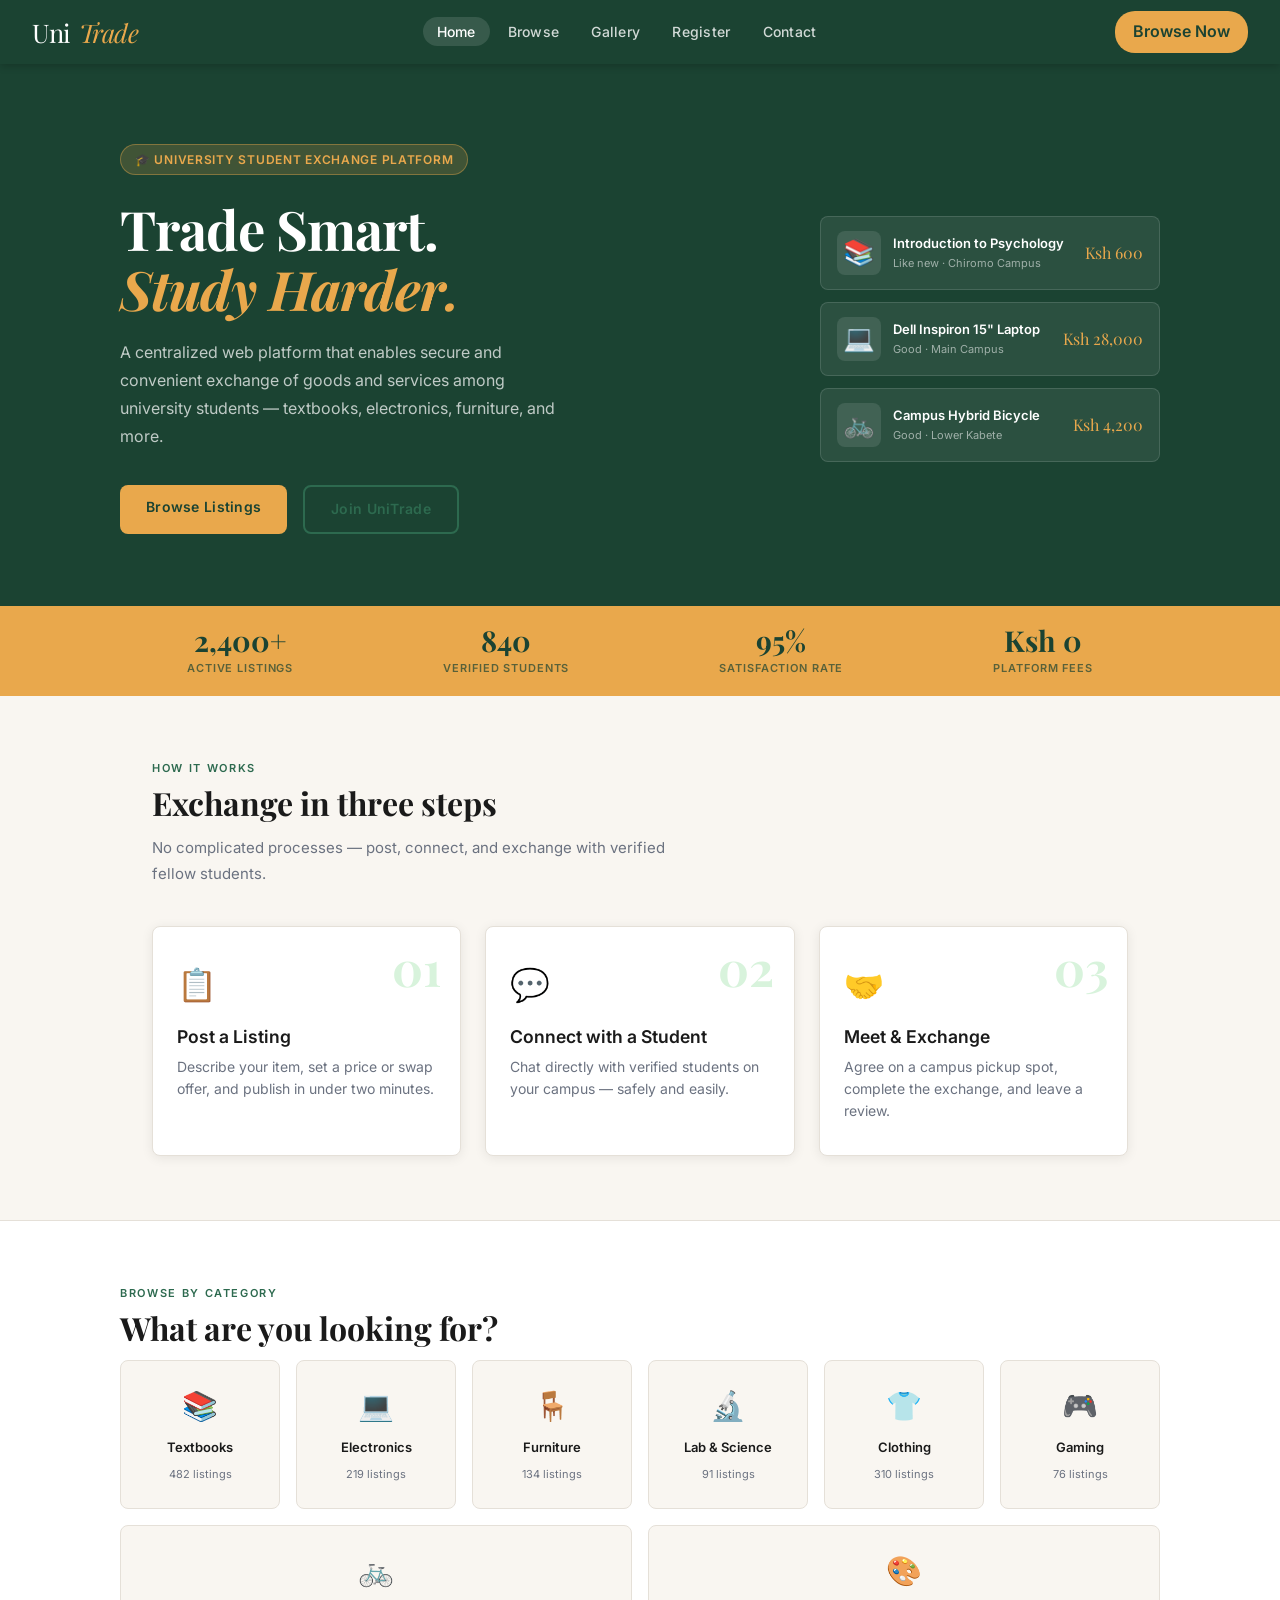
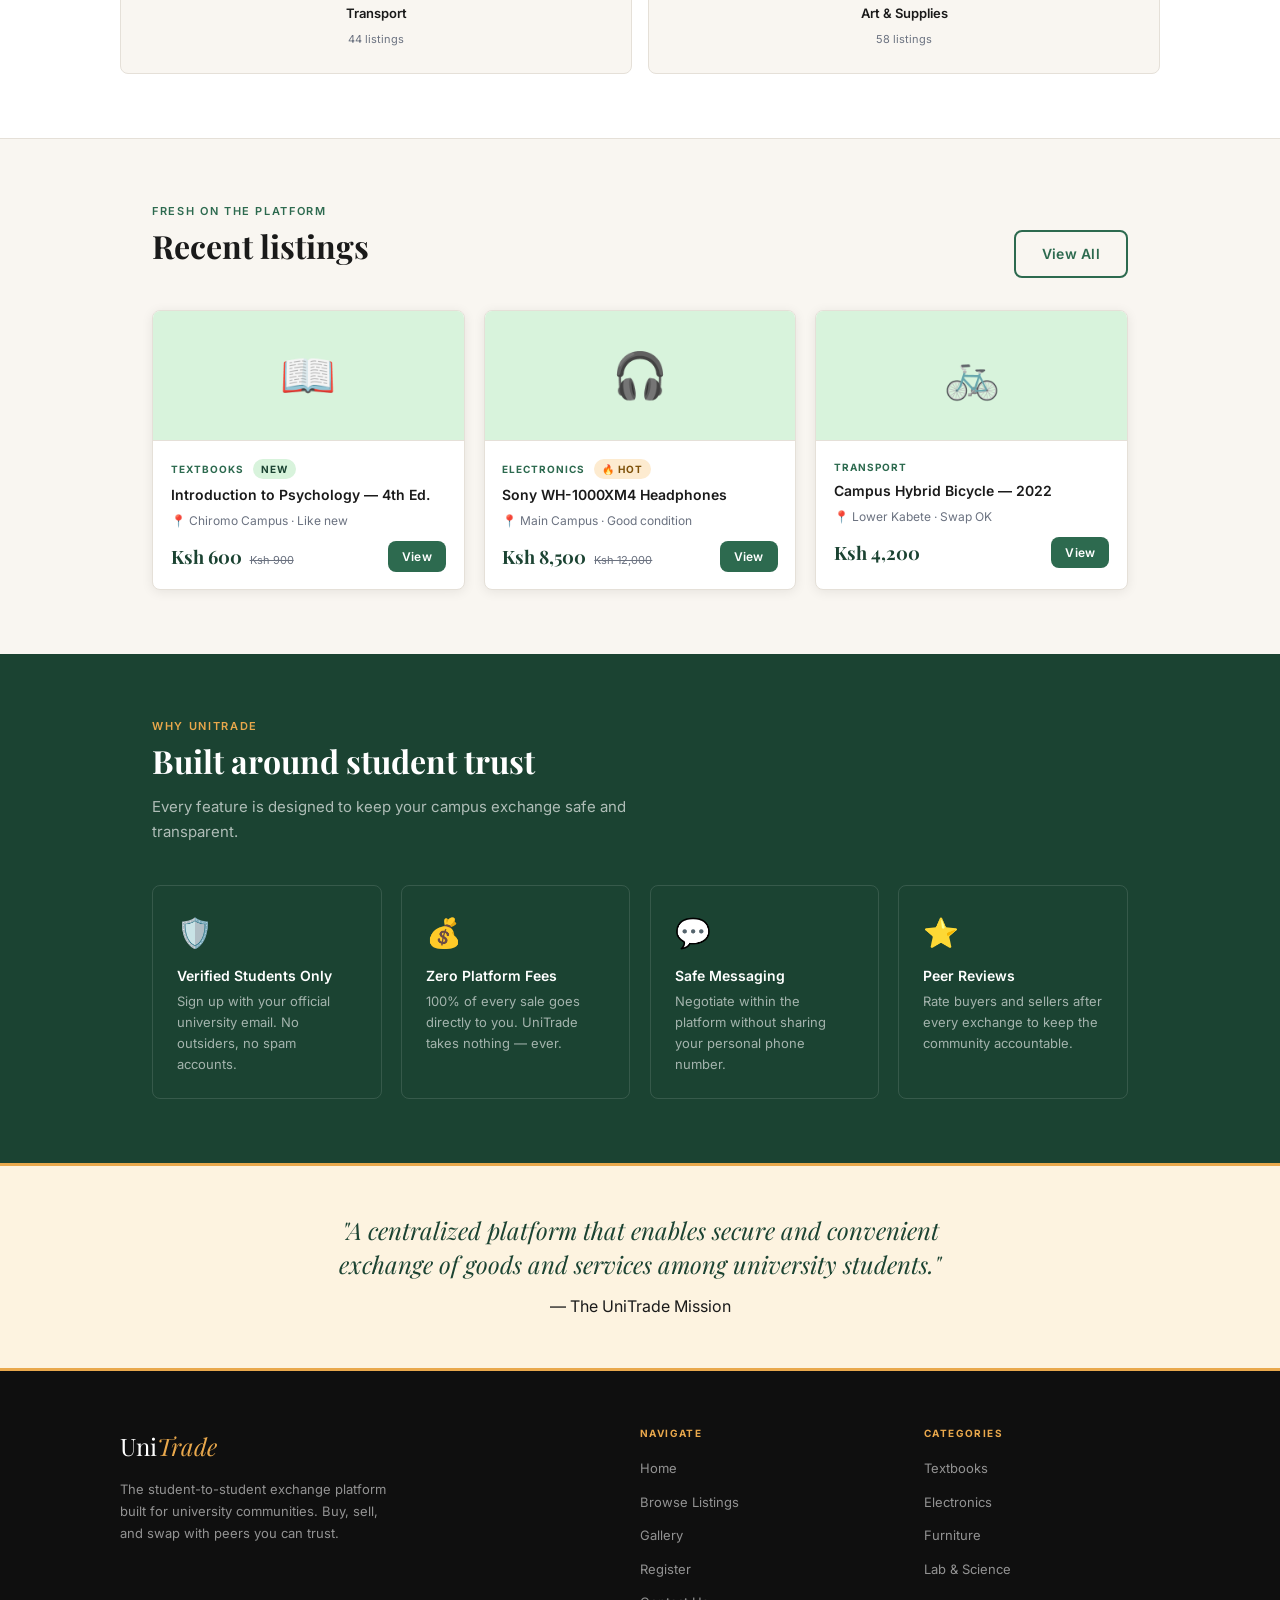
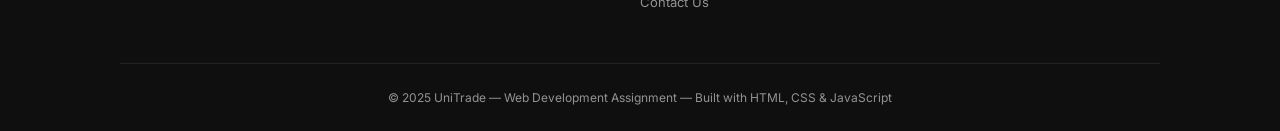
<file: index.html>
<!doctype html>
<html lang="en">
  <head>
    <meta charset="UTF-8" />
    <meta name="viewport" content="width=device-width, initial-scale=1.0" />
    <title>UniTrade — Student Exchange Platform</title>
    <link rel="stylesheet" href="style.css" />
  </head>
  <body>
    <!-- Navigation Bar -->
    <nav class="navbar">
      <a href="index.html" class="logo">Uni<span>Trade</span></a>
      <ul class="nav-links">
        <li><a href="index.html" class="active">Home</a></li>
        <li><a href="listings.html">Browse</a></li>
        <li><a href="gallery.html">Gallery</a></li>
        <li><a href="register.html">Register</a></li>
        <li><a href="contact.html">Contact</a></li>
      </ul>
      <a href="listings.html" class="nav-cta">Browse Now</a>
    </nav>

    <!-- Welcome banner will appear here via JavaScript -->
    <div id="welcome-banner"></div>

    <!-- Hero Section -->
    <section class="hero">
      <div class="hero-inner">
        <div class="hero-text">
          <div class="hero-badge">🎓 University Student Exchange Platform</div>
          <h1>Trade Smart.<br /><em>Study Harder.</em></h1>
          <p>
            A centralized web platform that enables secure and convenient
            exchange of goods and services among university students —
            textbooks, electronics, furniture, and more.
          </p>
          <div class="hero-buttons">
            <a href="listings.html" class="btn btn-amber">Browse Listings</a>
            <a href="register.html" class="btn btn-outline">Join UniTrade</a>
          </div>
        </div>
        <!-- Quick preview cards -->
        <div class="hero-visual">
          <div class="listing-stack">
            <div class="mini-card">
              <div class="mini-card-icon">📚</div>
              <div class="mini-card-info">
                <div class="mini-card-title">Introduction to Psychology</div>
                <div class="mini-card-sub">Like new · Chiromo Campus</div>
              </div>
              <div class="mini-card-price">Ksh 600</div>
            </div>
            <div class="mini-card">
              <div class="mini-card-icon">💻</div>
              <div class="mini-card-info">
                <div class="mini-card-title">Dell Inspiron 15" Laptop</div>
                <div class="mini-card-sub">Good · Main Campus</div>
              </div>
              <div class="mini-card-price">Ksh 28,000</div>
            </div>
            <div class="mini-card">
              <div class="mini-card-icon">🚲</div>
              <div class="mini-card-info">
                <div class="mini-card-title">Campus Hybrid Bicycle</div>
                <div class="mini-card-sub">Good · Lower Kabete</div>
              </div>
              <div class="mini-card-price">Ksh 4,200</div>
            </div>
          </div>
        </div>
      </div>
    </section>

    <!-- Stats Bar -->
    <div class="stats-bar">
      <div class="stats-inner">
        <div class="stat-item">
          <span class="stat-num">2,400+</span>
          <span class="stat-label">Active Listings</span>
        </div>
        <div class="stat-item">
          <span class="stat-num">840</span>
          <span class="stat-label">Verified Students</span>
        </div>
        <div class="stat-item">
          <span class="stat-num">95%</span>
          <span class="stat-label">Satisfaction Rate</span>
        </div>
        <div class="stat-item">
          <span class="stat-num">Ksh 0</span>
          <span class="stat-label">Platform Fees</span>
        </div>
      </div>
    </div>

    <!-- How It Works -->
    <section class="section">
      <div class="container">
        <div class="section-label">How It Works</div>
        <h2 class="section-title">Exchange in three steps</h2>
        <p class="section-desc">
          No complicated processes — post, connect, and exchange with verified
          fellow students.
        </p>
        <div class="how-grid">
          <div class="how-card">
            <span class="how-num">01</span>
            <span class="how-icon">📋</span>
            <h3>Post a Listing</h3>
            <p>
              Describe your item, set a price or swap offer, and publish in
              under two minutes.
            </p>
          </div>
          <div class="how-card">
            <span class="how-num">02</span>
            <span class="how-icon">💬</span>
            <h3>Connect with a Student</h3>
            <p>
              Chat directly with verified students on your campus — safely and
              easily.
            </p>
          </div>
          <div class="how-card">
            <span class="how-num">03</span>
            <span class="how-icon">🤝</span>
            <h3>Meet &amp; Exchange</h3>
            <p>
              Agree on a campus pickup spot, complete the exchange, and leave a
              review.
            </p>
          </div>
        </div>
      </div>
    </section>

    <!-- Categories -->
    <div class="categories-section">
      <div class="section container">
        <div class="section-label">Browse by Category</div>
        <h2 class="section-title">What are you looking for?</h2>
        <div class="cat-grid">
          <a href="listings.html" class="cat-card">
            <span class="cat-icon">📚</span>
            <span class="cat-name">Textbooks</span>
            <span class="cat-count">482 listings</span>
          </a>
          <a href="listings.html" class="cat-card">
            <span class="cat-icon">💻</span>
            <span class="cat-name">Electronics</span>
            <span class="cat-count">219 listings</span>
          </a>
          <a href="listings.html" class="cat-card">
            <span class="cat-icon">🪑</span>
            <span class="cat-name">Furniture</span>
            <span class="cat-count">134 listings</span>
          </a>
          <a href="listings.html" class="cat-card">
            <span class="cat-icon">🔬</span>
            <span class="cat-name">Lab &amp; Science</span>
            <span class="cat-count">91 listings</span>
          </a>
          <a href="listings.html" class="cat-card">
            <span class="cat-icon">👕</span>
            <span class="cat-name">Clothing</span>
            <span class="cat-count">310 listings</span>
          </a>
          <a href="listings.html" class="cat-card">
            <span class="cat-icon">🎮</span>
            <span class="cat-name">Gaming</span>
            <span class="cat-count">76 listings</span>
          </a>
          <a href="listings.html" class="cat-card">
            <span class="cat-icon">🚲</span>
            <span class="cat-name">Transport</span>
            <span class="cat-count">44 listings</span>
          </a>
          <a href="listings.html" class="cat-card">
            <span class="cat-icon">🎨</span>
            <span class="cat-name">Art &amp; Supplies</span>
            <span class="cat-count">58 listings</span>
          </a>
        </div>
      </div>
    </div>

    <!-- Recent Listings -->
    <section class="section">
      <div class="container">
        <div class="section-header">
          <div>
            <div class="section-label">Fresh on the Platform</div>
            <h2 class="section-title">Recent listings</h2>
          </div>
          <a href="listings.html" class="btn btn-outline">View All</a>
        </div>
        <div class="listings-grid">
          <div class="listing-card">
            <div class="listing-img">📖</div>
            <div class="listing-body">
              <span class="listing-tag">
                Textbooks <span class="badge badge-new">NEW</span>
              </span>
              <div class="listing-title">
                Introduction to Psychology — 4th Ed.
              </div>
              <div class="listing-meta">📍 Chiromo Campus · Like new</div>
              <div class="listing-footer">
                <div class="listing-price">Ksh 600 <small>Ksh 900</small></div>
                <a
                  href="listings.html"
                  class="btn btn-primary"
                  style="padding: 6px 14px; font-size: 12px"
                >
                  View
                </a>
              </div>
            </div>
          </div>
          <div class="listing-card">
            <div class="listing-img">🎧</div>
            <div class="listing-body">
              <span class="listing-tag">
                Electronics <span class="badge badge-hot">🔥 HOT</span>
              </span>
              <div class="listing-title">Sony WH-1000XM4 Headphones</div>
              <div class="listing-meta">📍 Main Campus · Good condition</div>
              <div class="listing-footer">
                <div class="listing-price">
                  Ksh 8,500 <small>Ksh 12,000</small>
                </div>
                <a
                  href="listings.html"
                  class="btn btn-primary"
                  style="padding: 6px 14px; font-size: 12px"
                >
                  View
                </a>
              </div>
            </div>
          </div>
          <div class="listing-card">
            <div class="listing-img">🚲</div>
            <div class="listing-body">
              <span class="listing-tag">Transport</span>
              <div class="listing-title">Campus Hybrid Bicycle — 2022</div>
              <div class="listing-meta">📍 Lower Kabete · Swap OK</div>
              <div class="listing-footer">
                <div class="listing-price">Ksh 4,200</div>
                <a
                  href="listings.html"
                  class="btn btn-primary"
                  style="padding: 6px 14px; font-size: 12px"
                >
                  View
                </a>
              </div>
            </div>
          </div>
        </div>
      </div>
    </section>

    <!-- Trust Section -->
    <section class="trust-section section">
      <div class="container">
        <div class="section-label" style="color: var(--amber)">
          Why UniTrade
        </div>
        <h2 class="section-title" style="color: #fff">
          Built around student trust
        </h2>
        <p class="section-desc" style="color: rgba(255, 255, 255, 0.65)">
          Every feature is designed to keep your campus exchange safe and
          transparent.
        </p>
        <div class="trust-grid">
          <div class="trust-card">
            <span class="trust-icon">🛡️</span>
            <h3>Verified Students Only</h3>
            <p>
              Sign up with your official university email. No outsiders, no spam
              accounts.
            </p>
          </div>
          <div class="trust-card">
            <span class="trust-icon">💰</span>
            <h3>Zero Platform Fees</h3>
            <p>
              100% of every sale goes directly to you. UniTrade takes nothing —
              ever.
            </p>
          </div>
          <div class="trust-card">
            <span class="trust-icon">💬</span>
            <h3>Safe Messaging</h3>
            <p>
              Negotiate within the platform without sharing your personal phone
              number.
            </p>
          </div>
          <div class="trust-card">
            <span class="trust-icon">⭐</span>
            <h3>Peer Reviews</h3>
            <p>
              Rate buyers and sellers after every exchange to keep the community
              accountable.
            </p>
          </div>
        </div>
      </div>
    </section>

    <!-- Mission Statement -->
    <div class="mission-banner">
      <blockquote>
        "A centralized platform that enables secure and convenient exchange of
        goods and services among university students."
      </blockquote>
      — The UniTrade Mission
    </div>

    <!-- Footer -->
    <footer class="footer">
      <div class="footer-inner">
        <div class="footer-brand">
          <span class="footer-logo">Uni<span>Trade</span></span>
          <p>
            The student-to-student exchange platform built for university
            communities. Buy, sell, and swap with peers you can trust.
          </p>
        </div>
        <div class="footer-col">
          <h4>Navigate</h4>
          <ul>
            <li><a href="index.html">Home</a></li>
            <li><a href="listings.html">Browse Listings</a></li>
            <li><a href="gallery.html">Gallery</a></li>
            <li><a href="register.html">Register</a></li>
            <li><a href="contact.html">Contact Us</a></li>
          </ul>
        </div>
        <div class="footer-col">
          <h4>Categories</h4>
          <ul>
            <li><a href="listings.html">Textbooks</a></li>
            <li><a href="listings.html">Electronics</a></li>
            <li><a href="listings.html">Furniture</a></li>
            <li><a href="listings.html">Lab &amp; Science</a></li>
          </ul>
        </div>
      </div>
      <div class="footer-bottom">
        &copy; 2025 UniTrade &mdash; Web Development Assignment &mdash; Built
        with HTML, CSS &amp; JavaScript
      </div>
    </footer>

    <script src="script.js"></script>
  </body>
</html>
</file>
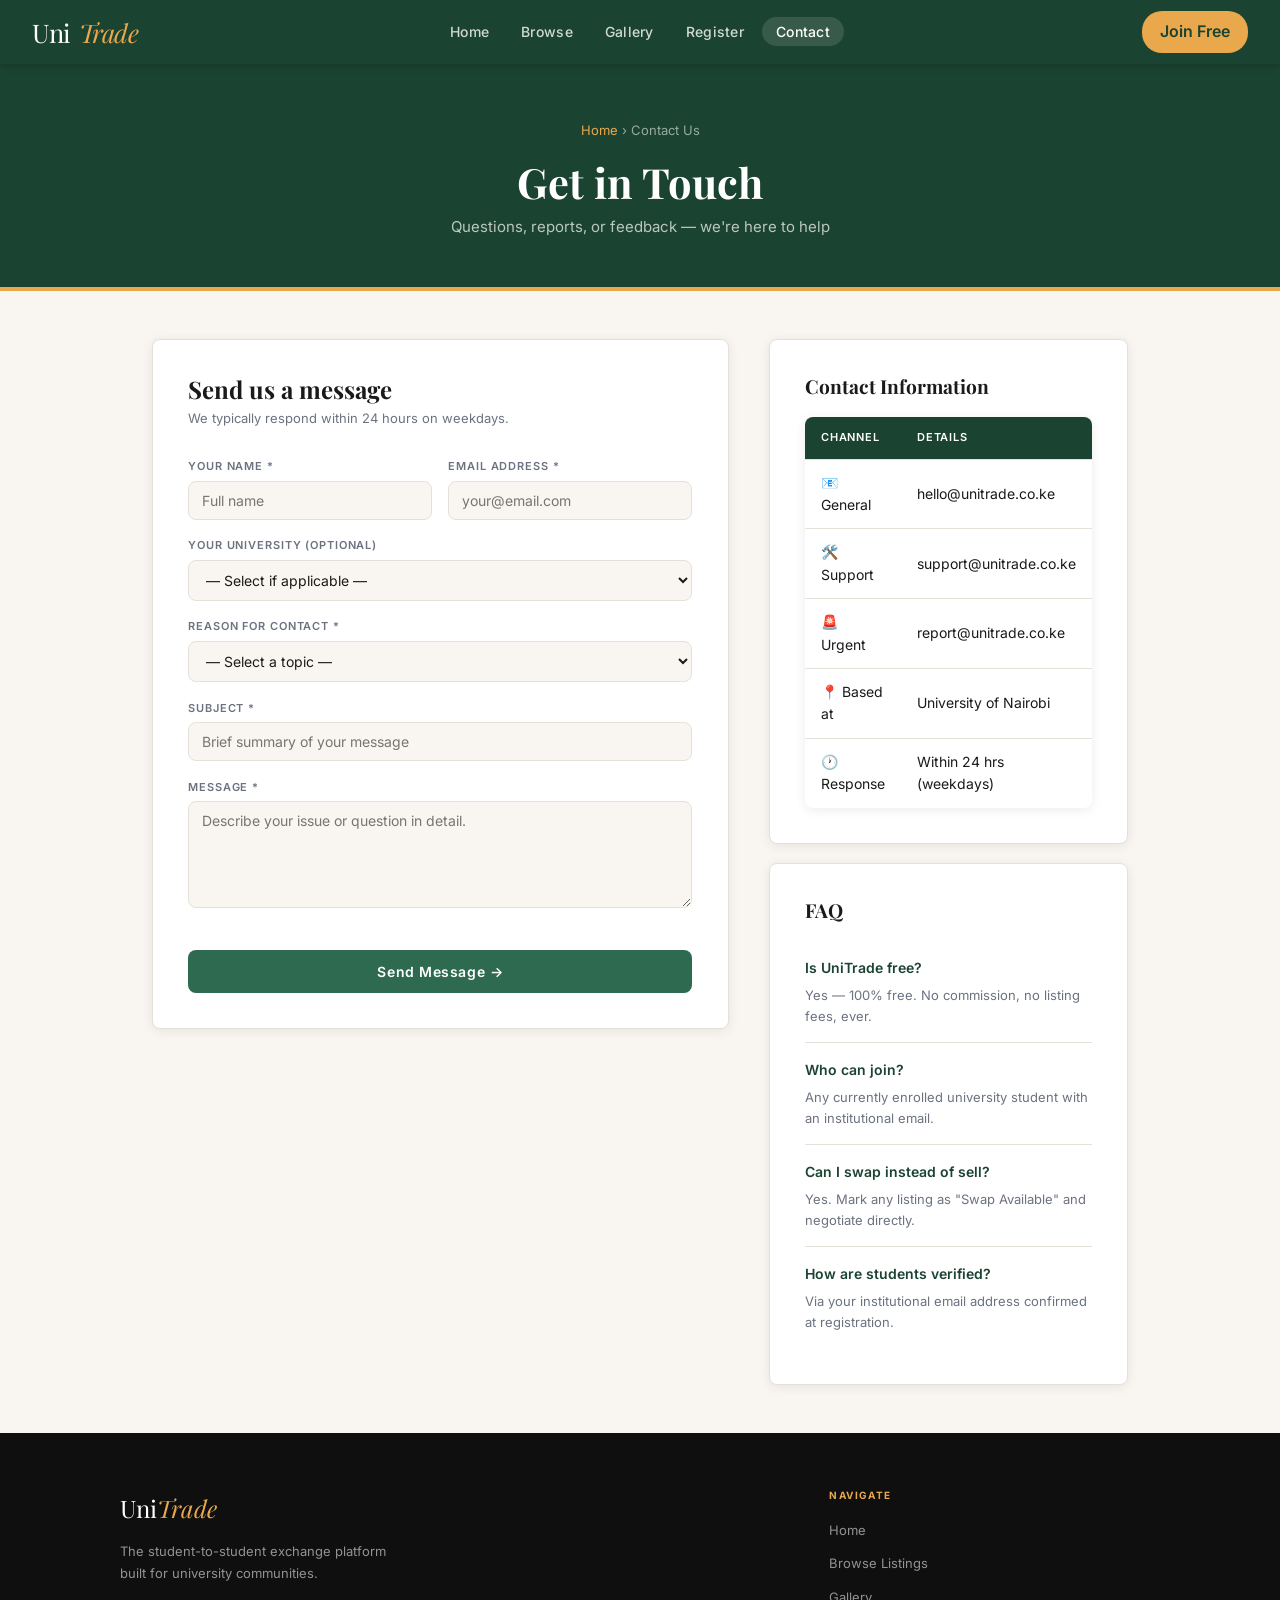
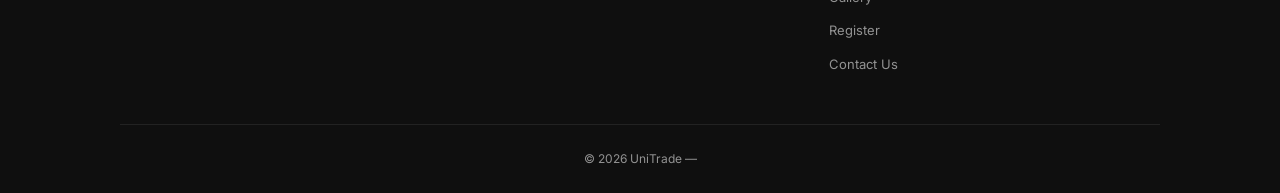
<file: contact.html>
<!doctype html>
<html lang="en">
  <head>
    <meta charset="UTF-8" />
    <meta name="viewport" content="width=device-width, initial-scale=1.0" />
    <title>Contact Us — UniTrade</title>
    <link rel="stylesheet" href="style.css" />
  </head>
  <body>
    <!-- Navigation -->
    <nav class="navbar">
      <a href="index.html" class="logo">Uni<span>Trade</span></a>
      <ul class="nav-links">
        <li><a href="index.html">Home</a></li>
        <li><a href="listings.html">Browse</a></li>
        <li><a href="gallery.html">Gallery</a></li>
        <li><a href="register.html">Register</a></li>
        <li><a href="contact.html" class="active">Contact</a></li>
      </ul>
      <a href="register.html" class="nav-cta">Join Free</a>
    </nav>

    <div class="page-banner">
      <div class="breadcrumb"><a href="index.html">Home</a> › Contact Us</div>
      <h1>Get in Touch</h1>
      <p>Questions, reports, or feedback — we're here to help</p>
    </div>

    <div class="container">
      <div class="form-layout">
        <!-- Contact Form -->
        <div class="form-main">
          <div class="form-card">
            <h2>Send us a message</h2>
            <p class="subtitle">
              We typically respond within 24 hours on weekdays.
            </p>

            <form
              id="contactForm"
              action="contact.php"
              method="POST"
              novalidate
            >
              <div class="form-row">
                <div class="form-group">
                  <label for="c_name">Your Name *</label>
                  <input
                    type="text"
                    id="c_name"
                    name="c_name"
                    placeholder="Full name"
                  />
                  <div class="error-msg" id="c_name-error">
                    Please enter your name.
                  </div>
                </div>
                <div class="form-group">
                  <label for="c_email">Email Address *</label>
                  <input
                    type="email"
                    id="c_email"
                    name="c_email"
                    placeholder="your@email.com"
                  />
                  <div class="error-msg" id="c_email-error">
                    Please enter a valid email address.
                  </div>
                </div>
              </div>

              <div class="form-group">
                <label for="c_university">Your University (optional)</label>
                <select id="c_university" name="c_university">
                  <option value="">— Select if applicable —</option>
                  <option>University of Nairobi</option>
                  <option>Kenyatta University</option>
                  <option>Strathmore University</option>
                  <option>USIU-Africa</option>
                  <option>Daystar University</option>
                  <option>Mount Kenya University</option>
                  <option>Not a student</option>
                </select>
              </div>

              <div class="form-group">
                <label for="c_reason">Reason for Contact *</label>
                <select id="c_reason" name="c_reason">
                  <option value="">— Select a topic —</option>
                  <option>General enquiry</option>
                  <option>Report a listing or user</option>
                  <option>Account problem</option>
                  <option>Transaction issue</option>
                  <option>Feedback or suggestion</option>
                  <option>Press or partnership</option>
                  <option>Other</option>
                </select>
                <div class="error-msg" id="c_reason-error">
                  Please select a reason for contact.
                </div>
              </div>

              <div class="form-group">
                <label for="c_subject">Subject *</label>
                <input
                  type="text"
                  id="c_subject"
                  name="c_subject"
                  placeholder="Brief summary of your message"
                />
                <div class="error-msg" id="c_subject-error">
                  Please enter a subject.
                </div>
              </div>

              <div class="form-group">
                <label for="c_message">Message *</label>
                <textarea
                  id="c_message"
                  name="c_message"
                  rows="5"
                  placeholder="Describe your issue or question in detail."
                ></textarea>
                <div class="error-msg" id="c_message-error">
                  Please enter your message.
                </div>
              </div>

              <button type="submit" class="submit-btn">Send Message →</button>
            </form>
          </div>
        </div>

        <div class="form-side">
          <!-- Contact Info -->
          <div class="form-card" style="margin-bottom: 1.2rem">
            <h2 style="font-size: 1.2rem; margin-bottom: 1.2rem">
              Contact Information
            </h2>
            <table class="contact-table">
              <tr>
                <th>Channel</th>
                <th>Details</th>
              </tr>
              <tr>
                <td>📧 General</td>
                <td>hello@unitrade.co.ke</td>
              </tr>
              <tr>
                <td>🛠️ Support</td>
                <td>support@unitrade.co.ke</td>
              </tr>
              <tr>
                <td>🚨 Urgent</td>
                <td>report@unitrade.co.ke</td>
              </tr>
              <tr>
                <td>📍 Based at</td>
                <td>University of Nairobi</td>
              </tr>
              <tr>
                <td>🕐 Response</td>
                <td>Within 24 hrs (weekdays)</td>
              </tr>
            </table>
          </div>

          <div class="form-card">
            <h2 style="font-size: 1.2rem; margin-bottom: 1.2rem">FAQ</h2>
            <dl class="faq-list">
              <div class="faq-item">
                <dt>Is UniTrade free?</dt>
                <dd>Yes — 100% free. No commission, no listing fees, ever.</dd>
              </div>
              <div class="faq-item">
                <dt>Who can join?</dt>
                <dd>
                  Any currently enrolled university student with an
                  institutional email.
                </dd>
              </div>
              <div class="faq-item">
                <dt>Can I swap instead of sell?</dt>
                <dd>
                  Yes. Mark any listing as "Swap Available" and negotiate
                  directly.
                </dd>
              </div>
              <div class="faq-item">
                <dt>How are students verified?</dt>
                <dd>
                  Via your institutional email address confirmed at
                  registration.
                </dd>
              </div>
            </dl>
          </div>
        </div>
      </div>
    </div>

    <footer class="footer">
      <div class="footer-inner">
        <div class="footer-brand">
          <span class="footer-logo">Uni<span>Trade</span></span>
          <p>
            The student-to-student exchange platform built for university
            communities.
          </p>
        </div>
        <div class="footer-col">
          <h4>Navigate</h4>
          <ul>
            <li><a href="index.html">Home</a></li>
            <li><a href="listings.html">Browse Listings</a></li>
            <li><a href="gallery.html">Gallery</a></li>
            <li><a href="register.html">Register</a></li>
            <li><a href="contact.html">Contact Us</a></li>
          </ul>
        </div>
      </div>
      <div class="footer-bottom">&copy; 2026 UniTrade &mdash;</div>
    </footer>

    <script src="script.js"></script>
  </body>
</html>
</file>
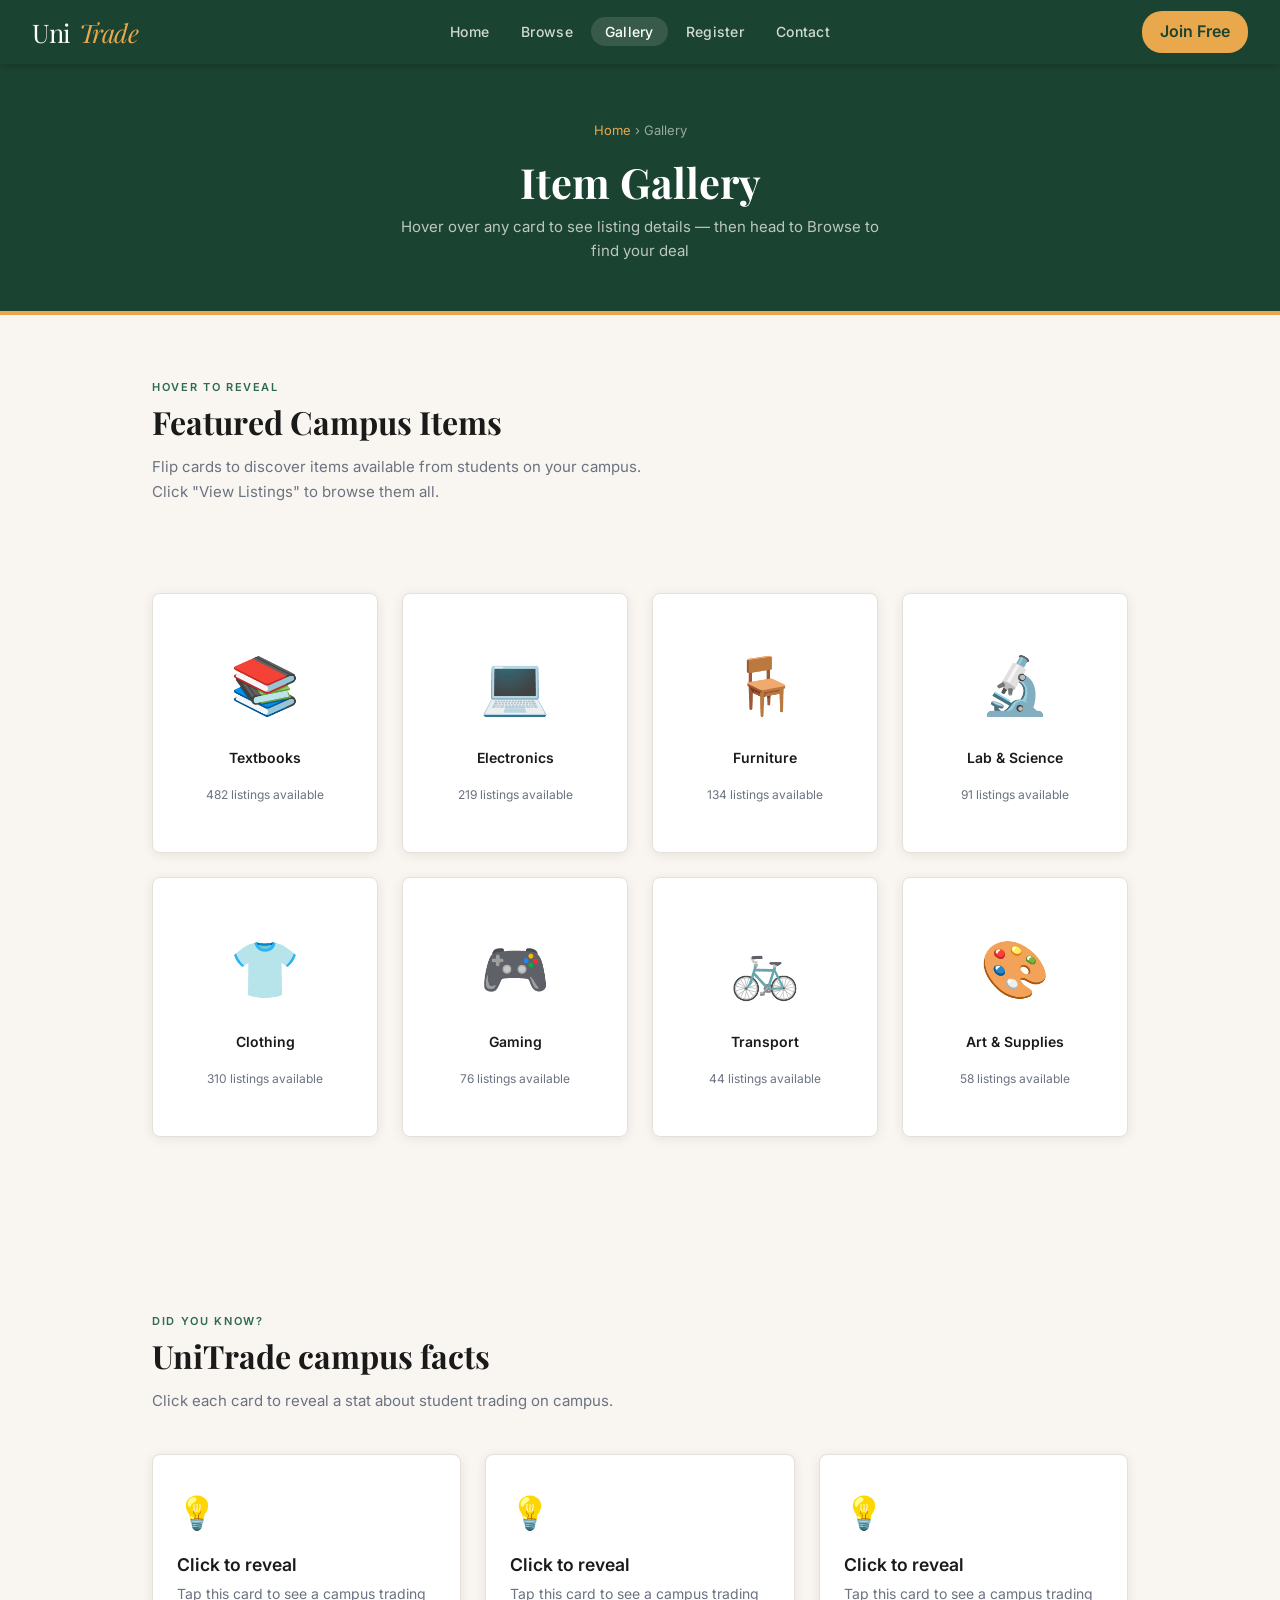
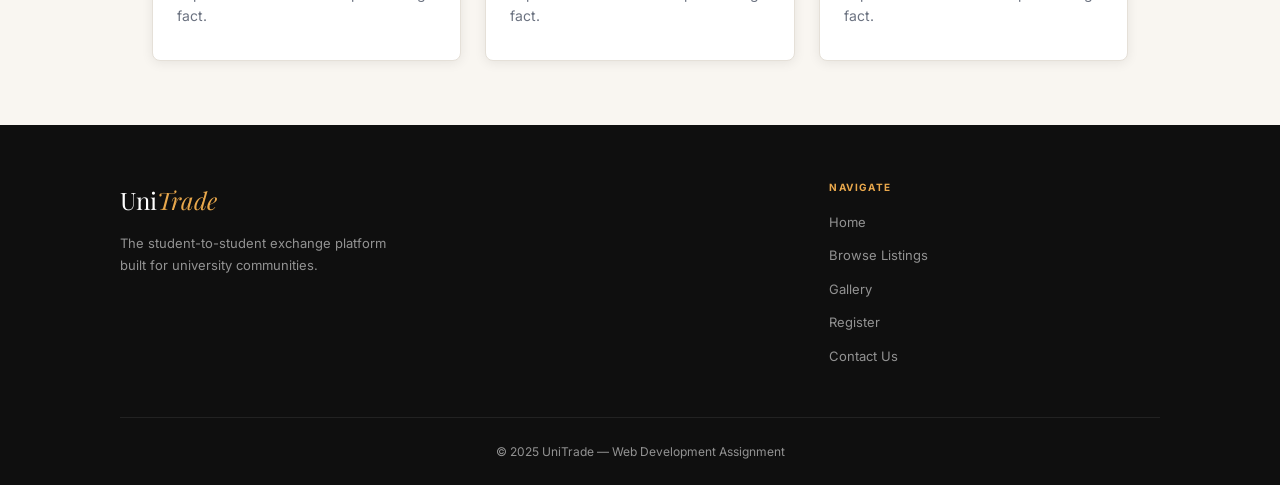
<file: gallery.html>
<!doctype html>
<html lang="en">
  <head>
    <meta charset="UTF-8" />
    <meta name="viewport" content="width=device-width, initial-scale=1.0" />
    <title>Gallery — UniTrade</title>
    <link rel="stylesheet" href="style.css" />
  </head>
  <body>
    <!-- Navigation -->
    <nav class="navbar">
      <a href="index.html" class="logo">Uni<span>Trade</span></a>
      <ul class="nav-links">
        <li><a href="index.html">Home</a></li>
        <li><a href="listings.html">Browse</a></li>
        <li><a href="gallery.html" class="active">Gallery</a></li>
        <li><a href="register.html">Register</a></li>
        <li><a href="contact.html">Contact</a></li>
      </ul>
      <a href="register.html" class="nav-cta">Join Free</a>
    </nav>

    <div class="page-banner">
      <div class="breadcrumb"><a href="index.html">Home</a> › Gallery</div>
      <h1>Item Gallery</h1>
      <p>
        Hover over any card to see listing details — then head to Browse to find
        your deal
      </p>
    </div>

    <div class="container">
      <div class="section">
        <div class="section-label">Hover to Reveal</div>
        <h2 class="section-title">Featured Campus Items</h2>
        <p class="section-desc">
          Flip cards to discover items available from students on your campus.
          Click "View Listings" to browse them all.
        </p>

        <div class="gallery-grid">
          <div class="flip-card">
            <div class="flip-card-inner">
              <div class="flip-card-front">
                <span class="card-emoji">📚</span>
                <span class="card-label">Textbooks</span>
                <span class="card-sublabel">482 listings available</span>
              </div>
              <div class="flip-card-back">
                <h3>Textbooks</h3>
                <p>
                  From introductory courses to advanced technical texts — buy
                  from students who just sat the same exam.
                </p>
                <div class="card-price">From Ksh 200</div>
                <a href="listings.html" class="btn btn-amber">View Listings</a>
              </div>
            </div>
          </div>

          <div class="flip-card">
            <div class="flip-card-inner">
              <div class="flip-card-front">
                <span class="card-emoji">💻</span>
                <span class="card-label">Electronics</span>
                <span class="card-sublabel">219 listings available</span>
              </div>
              <div class="flip-card-back">
                <h3>Electronics</h3>
                <p>
                  Laptops, phones, headphones, calculators — quality student
                  tech at student-friendly prices.
                </p>
                <div class="card-price">From Ksh 500</div>
                <a href="listings.html" class="btn btn-amber">View Listings</a>
              </div>
            </div>
          </div>

          <div class="flip-card">
            <div class="flip-card-inner">
              <div class="flip-card-front">
                <span class="card-emoji">🪑</span>
                <span class="card-label">Furniture</span>
                <span class="card-sublabel">134 listings available</span>
              </div>
              <div class="flip-card-back">
                <h3>Furniture</h3>
                <p>
                  Moving out? Settling in? Desks, chairs, shelves, and room
                  essentials from fellow students.
                </p>
                <div class="card-price">From Ksh 500</div>
                <a href="listings.html" class="btn btn-amber">View Listings</a>
              </div>
            </div>
          </div>

          <div class="flip-card">
            <div class="flip-card-inner">
              <div class="flip-card-front">
                <span class="card-emoji">🔬</span>
                <span class="card-label">Lab &amp; Science</span>
                <span class="card-sublabel">91 listings available</span>
              </div>
              <div class="flip-card-back">
                <h3>Lab &amp; Science</h3>
                <p>
                  Scientific calculators, lab coats, goggles, and equipment for
                  science and engineering students.
                </p>
                <div class="card-price">From Ksh 150</div>
                <a href="listings.html" class="btn btn-amber">View Listings</a>
              </div>
            </div>
          </div>

          <div class="flip-card">
            <div class="flip-card-inner">
              <div class="flip-card-front">
                <span class="card-emoji">👕</span>
                <span class="card-label">Clothing</span>
                <span class="card-sublabel">310 listings available</span>
              </div>
              <div class="flip-card-back">
                <h3>Clothing</h3>
                <p>
                  Branded university wear, formal attire for presentations,
                  casual clothes — pre-loved and affordable.
                </p>
                <div class="card-price">From Ksh 100</div>
                <a href="listings.html" class="btn btn-amber">View Listings</a>
              </div>
            </div>
          </div>

          <div class="flip-card">
            <div class="flip-card-inner">
              <div class="flip-card-front">
                <span class="card-emoji">🎮</span>
                <span class="card-label">Gaming</span>
                <span class="card-sublabel">76 listings available</span>
              </div>
              <div class="flip-card-back">
                <h3>Gaming</h3>
                <p>
                  Controllers, consoles, games, and accessories — unwind between
                  lectures with student-priced gear.
                </p>
                <div class="card-price">From Ksh 300</div>
                <a href="listings.html" class="btn btn-amber">View Listings</a>
              </div>
            </div>
          </div>

          <div class="flip-card">
            <div class="flip-card-inner">
              <div class="flip-card-front">
                <span class="card-emoji">🚲</span>
                <span class="card-label">Transport</span>
                <span class="card-sublabel">44 listings available</span>
              </div>
              <div class="flip-card-back">
                <h3>Transport</h3>
                <p>
                  Bicycles, scooters, and campus-friendly transport options to
                  get around without the bus hustle.
                </p>
                <div class="card-price">From Ksh 2,000</div>
                <a href="listings.html" class="btn btn-amber">View Listings</a>
              </div>
            </div>
          </div>

          <div class="flip-card">
            <div class="flip-card-inner">
              <div class="flip-card-front">
                <span class="card-emoji">🎨</span>
                <span class="card-label">Art &amp; Supplies</span>
                <span class="card-sublabel">58 listings available</span>
              </div>
              <div class="flip-card-back">
                <h3>Art &amp; Supplies</h3>
                <p>
                  Sketchbooks, paints, drafting tools, and creative supplies for
                  design and architecture students.
                </p>
                <div class="card-price">From Ksh 100</div>
                <a href="listings.html" class="btn btn-amber">View Listings</a>
              </div>
            </div>
          </div>
        </div>
      </div>

      <div class="section">
        <div class="section-label">Did You Know?</div>
        <h2 class="section-title">UniTrade campus facts</h2>
        <p class="section-desc">
          Click each card to reveal a stat about student trading on campus.
        </p>

        <div class="how-grid" id="facts-grid">
          <div
            class="how-card fact-card"
            onclick="revealFact(this)"
            style="cursor: pointer"
          >
            <span class="how-icon">💡</span>
            <h3>Click to reveal</h3>
            <p class="fact-hidden">
              Tap this card to see a campus trading fact.
            </p>
            <p
              class="fact-text"
              style="display: none; color: #2d6a4f; font-weight: 600"
            >
              Students save an average of 60% buying second-hand textbooks
              versus new ones.
            </p>
          </div>

          <div
            class="how-card fact-card"
            onclick="revealFact(this)"
            style="cursor: pointer"
          >
            <span class="how-icon">💡</span>
            <h3>Click to reveal</h3>
            <p class="fact-hidden">
              Tap this card to see a campus trading fact.
            </p>
            <p
              class="fact-text"
              style="display: none; color: #2d6a4f; font-weight: 600"
            >
              Over 1,200 successful student-to-student exchanges happened last
              semester alone.
            </p>
          </div>

          <div
            class="how-card fact-card"
            onclick="revealFact(this)"
            style="cursor: pointer"
          >
            <span class="how-icon">💡</span>
            <h3>Click to reveal</h3>
            <p class="fact-hidden">
              Tap this card to see a campus trading fact.
            </p>
            <p
              class="fact-text"
              style="display: none; color: #2d6a4f; font-weight: 600"
            >
              85% of listed items are sold or swapped within 2 weeks of posting.
            </p>
          </div>
        </div>
      </div>
    </div>

    <footer class="footer">
      <div class="footer-inner">
        <div class="footer-brand">
          <span class="footer-logo">Uni<span>Trade</span></span>
          <p>
            The student-to-student exchange platform built for university
            communities.
          </p>
        </div>
        <div class="footer-col">
          <h4>Navigate</h4>
          <ul>
            <li><a href="index.html">Home</a></li>
            <li><a href="listings.html">Browse Listings</a></li>
            <li><a href="gallery.html">Gallery</a></li>
            <li><a href="register.html">Register</a></li>
            <li><a href="contact.html">Contact Us</a></li>
          </ul>
        </div>
      </div>
      <div class="footer-bottom">
        &copy; 2025 UniTrade &mdash; Web Development Assignment
      </div>
    </footer>

    <script src="script.js"></script>

    <!-- Quick inline script for the fact cards (student-like approach) -->
    <script>
      function revealFact(card) {
        var hiddenText = card.querySelector(".fact-hidden");
        var factText = card.querySelector(".fact-text");

        if (hiddenText.style.display !== "none") {
          hiddenText.style.display = "none";
          factText.style.display = "block";
          card.style.backgroundColor = "#e8f5e9";
        } else {
          hiddenText.style.display = "block";
          factText.style.display = "none";
          card.style.backgroundColor = "";
        }
      }
    </script>
  </body>
</html>
</file>
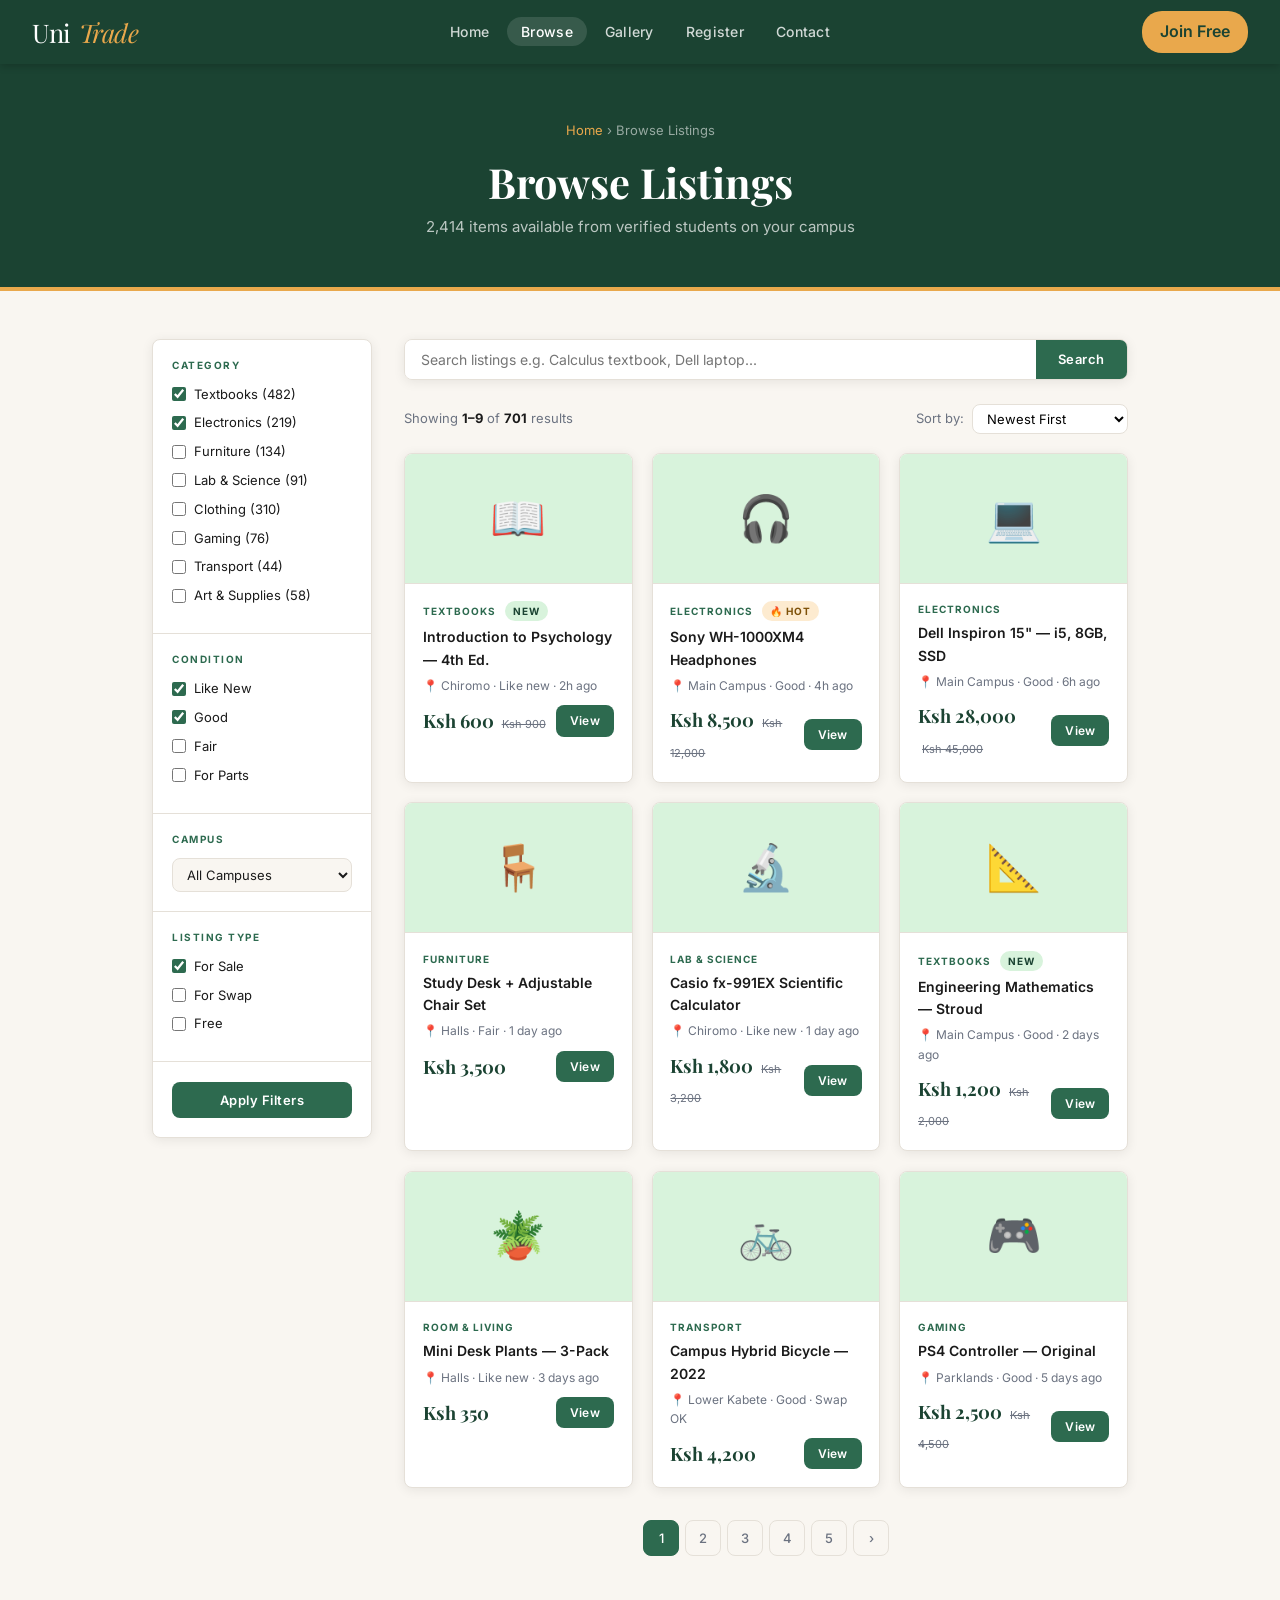
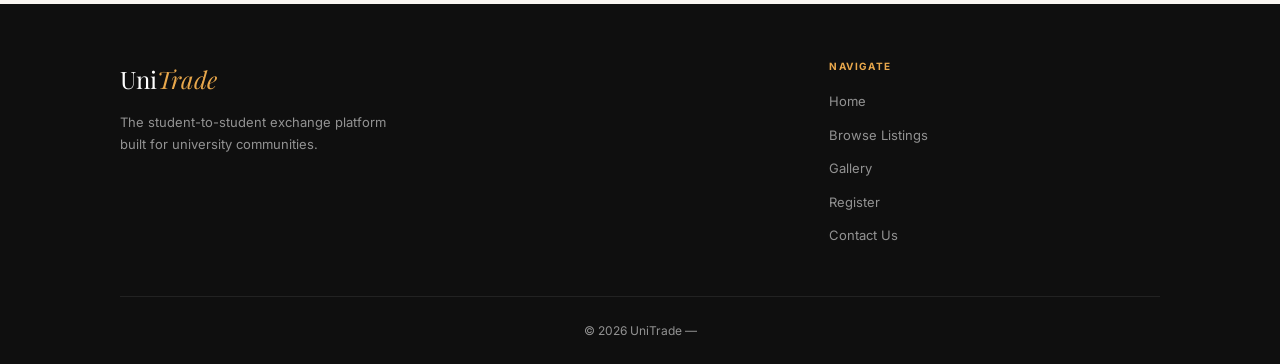
<file: listings.html>
<!doctype html>
<html lang="en">
  <head>
    <meta charset="UTF-8" />
    <meta name="viewport" content="width=device-width, initial-scale=1.0" />
    <title>Browse Listings — UniTrade</title>
    <link rel="stylesheet" href="style.css" />
  </head>
  <body>
    <nav class="navbar">
      <a href="index.html" class="logo">Uni<span>Trade</span></a>
      <ul class="nav-links">
        <li><a href="index.html">Home</a></li>
        <li><a href="listings.html" class="active">Browse</a></li>
        <li><a href="gallery.html">Gallery</a></li>
        <li><a href="register.html">Register</a></li>
        <li><a href="contact.html">Contact</a></li>
      </ul>
      <a href="register.html" class="nav-cta nav-links li a">Join Free</a>
    </nav>

    <div class="page-banner">
      <div class="breadcrumb">
        <a href="index.html">Home</a> › Browse Listings
      </div>
      <h1>Browse Listings</h1>
      <p>2,414 items available from verified students on your campus</p>
    </div>

    <div class="container">
      <div class="listings-layout">
       
        <aside class="sidebar">
          <div class="sidebar-section">
            <h3>Category</h3>
            <label><input type="checkbox" checked /> Textbooks (482)</label>
            <label><input type="checkbox" checked /> Electronics (219)</label>
            <label><input type="checkbox" /> Furniture (134)</label>
            <label><input type="checkbox" /> Lab &amp; Science (91)</label>
            <label><input type="checkbox" /> Clothing (310)</label>
            <label><input type="checkbox" /> Gaming (76)</label>
            <label><input type="checkbox" /> Transport (44)</label>
            <label><input type="checkbox" /> Art &amp; Supplies (58)</label>
          </div>
          <div class="sidebar-section">
            <h3>Condition</h3>
            <label><input type="checkbox" checked /> Like New</label>
            <label><input type="checkbox" checked /> Good</label>
            <label><input type="checkbox" /> Fair</label>
            <label><input type="checkbox" /> For Parts</label>
          </div>
          <div class="sidebar-section">
            <h3>Campus</h3>
            <select>
              <option>All Campuses</option>
              <option>Main Campus</option>
              <option>Chiromo Campus</option>
              <option>Lower Kabete</option>
              <option>Parklands Campus</option>
            </select>
          </div>
          <div class="sidebar-section">
            <h3>Listing Type</h3>
            <label><input type="checkbox" checked /> For Sale</label>
            <label><input type="checkbox" /> For Swap</label>
            <label><input type="checkbox" /> Free</label>
          </div>
          <div class="sidebar-section">
            <button class="sidebar-btn">Apply Filters</button>
          </div>
        </aside>

        
        <main class="listings-main">
          <div class="search-bar">
            <input
              type="text"
              id="searchInput"
              placeholder="Search listings e.g. Calculus textbook, Dell laptop..."
            />
            <button onclick="filterListings()">Search</button>
          </div>

          <div class="listings-toolbar">
            <div class="toolbar-info">
              Showing <strong>1–9</strong> of <strong>701</strong> results
            </div>
            <div class="toolbar-sort">
              Sort by:
              <select>
                <option>Newest First</option>
                <option>Price: Low to High</option>
                <option>Price: High to Low</option>
                <option>Most Popular</option>
              </select>
            </div>
          </div>

          <div class="listings-grid" id="listingsGrid">
            <div class="listing-card">
              <div class="listing-img">📖</div>
              <div class="listing-body">
                <span class="listing-tag"
                  >Textbooks <span class="badge badge-new">NEW</span></span
                >
                <div class="listing-title">
                  Introduction to Psychology — 4th Ed.
                </div>
                <div class="listing-meta">📍 Chiromo · Like new · 2h ago</div>
                <div class="listing-footer">
                  <div class="listing-price">
                    Ksh 600 <small>Ksh 900</small>
                  </div>
                  <a
                    href="#"
                    class="btn btn-primary"
                    style="padding: 6px 14px; font-size: 12px"
                    >View</a
                  >
                </div>
              </div>
            </div>

            <div class="listing-card">
              <div class="listing-img">🎧</div>
              <div class="listing-body">
                <span class="listing-tag"
                  >Electronics <span class="badge badge-hot">🔥 HOT</span></span
                >
                <div class="listing-title">Sony WH-1000XM4 Headphones</div>
                <div class="listing-meta">📍 Main Campus · Good · 4h ago</div>
                <div class="listing-footer">
                  <div class="listing-price">
                    Ksh 8,500 <small>Ksh 12,000</small>
                  </div>
                  <a
                    href="#"
                    class="btn btn-primary"
                    style="padding: 6px 14px; font-size: 12px"
                    >View</a
                  >
                </div>
              </div>
            </div>

            <div class="listing-card">
              <div class="listing-img">💻</div>
              <div class="listing-body">
                <span class="listing-tag">Electronics</span>
                <div class="listing-title">
                  Dell Inspiron 15" — i5, 8GB, SSD
                </div>
                <div class="listing-meta">📍 Main Campus · Good · 6h ago</div>
                <div class="listing-footer">
                  <div class="listing-price">
                    Ksh 28,000 <small>Ksh 45,000</small>
                  </div>
                  <a
                    href="#"
                    class="btn btn-primary"
                    style="padding: 6px 14px; font-size: 12px"
                    >View</a
                  >
                </div>
              </div>
            </div>

            <div class="listing-card">
              <div class="listing-img">🪑</div>
              <div class="listing-body">
                <span class="listing-tag">Furniture</span>
                <div class="listing-title">
                  Study Desk + Adjustable Chair Set
                </div>
                <div class="listing-meta">📍 Halls · Fair · 1 day ago</div>
                <div class="listing-footer">
                  <div class="listing-price">Ksh 3,500</div>
                  <a
                    href="#"
                    class="btn btn-primary"
                    style="padding: 6px 14px; font-size: 12px"
                    >View</a
                  >
                </div>
              </div>
            </div>

            <div class="listing-card">
              <div class="listing-img">🔬</div>
              <div class="listing-body">
                <span class="listing-tag">Lab &amp; Science</span>
                <div class="listing-title">
                  Casio fx-991EX Scientific Calculator
                </div>
                <div class="listing-meta">
                  📍 Chiromo · Like new · 1 day ago
                </div>
                <div class="listing-footer">
                  <div class="listing-price">
                    Ksh 1,800 <small>Ksh 3,200</small>
                  </div>
                  <a
                    href="#"
                    class="btn btn-primary"
                    style="padding: 6px 14px; font-size: 12px"
                    >View</a
                  >
                </div>
              </div>
            </div>

            <div class="listing-card">
              <div class="listing-img">📐</div>
              <div class="listing-body">
                <span class="listing-tag"
                  >Textbooks <span class="badge badge-new">NEW</span></span
                >
                <div class="listing-title">
                  Engineering Mathematics — Stroud
                </div>
                <div class="listing-meta">
                  📍 Main Campus · Good · 2 days ago
                </div>
                <div class="listing-footer">
                  <div class="listing-price">
                    Ksh 1,200 <small>Ksh 2,000</small>
                  </div>
                  <a
                    href="#"
                    class="btn btn-primary"
                    style="padding: 6px 14px; font-size: 12px"
                    >View</a
                  >
                </div>
              </div>
            </div>

            <div class="listing-card">
              <div class="listing-img">🪴</div>
              <div class="listing-body">
                <span class="listing-tag">Room &amp; Living</span>
                <div class="listing-title">Mini Desk Plants — 3-Pack</div>
                <div class="listing-meta">📍 Halls · Like new · 3 days ago</div>
                <div class="listing-footer">
                  <div class="listing-price">Ksh 350</div>
                  <a
                    href="#"
                    class="btn btn-primary"
                    style="padding: 6px 14px; font-size: 12px"
                    >View</a
                  >
                </div>
              </div>
            </div>

            <div class="listing-card">
              <div class="listing-img">🚲</div>
              <div class="listing-body">
                <span class="listing-tag">Transport</span>
                <div class="listing-title">Campus Hybrid Bicycle — 2022</div>
                <div class="listing-meta">📍 Lower Kabete · Good · Swap OK</div>
                <div class="listing-footer">
                  <div class="listing-price">Ksh 4,200</div>
                  <a
                    href="#"
                    class="btn btn-primary"
                    style="padding: 6px 14px; font-size: 12px"
                    >View</a
                  >
                </div>
              </div>
            </div>

            <div class="listing-card">
              <div class="listing-img">🎮</div>
              <div class="listing-body">
                <span class="listing-tag">Gaming</span>
                <div class="listing-title">PS4 Controller — Original</div>
                <div class="listing-meta">📍 Parklands · Good · 5 days ago</div>
                <div class="listing-footer">
                  <div class="listing-price">
                    Ksh 2,500 <small>Ksh 4,500</small>
                  </div>
                  <a
                    href="#"
                    class="btn btn-primary"
                    style="padding: 6px 14px; font-size: 12px"
                    >View</a
                  >
                </div>
              </div>
            </div>
          </div>

          <div class="pagination">
            <a href="#" class="active">1</a>
            <a href="#">2</a>
            <a href="#">3</a>
            <a href="#">4</a>
            <a href="#">5</a>
            <a href="#">›</a>
          </div>
        </main>
      </div>
    </div>

    <footer class="footer">
      <div class="footer-inner">
        <div class="footer-brand">
          <span class="footer-logo">Uni<span>Trade</span></span>
          <p>
            The student-to-student exchange platform built for university
            communities.
          </p>
        </div>
        <div class="footer-col">
          <h4>Navigate</h4>
          <ul>
            <li><a href="index.html">Home</a></li>
            <li><a href="listings.html">Browse Listings</a></li>
            <li><a href="gallery.html">Gallery</a></li>
            <li><a href="register.html">Register</a></li>
            <li><a href="contact.html">Contact Us</a></li>
          </ul>
        </div>
      </div>
      <div class="footer-bottom">
        &copy; 2026 UniTrade &mdash; 
    </footer>

    <script src="script.js"></script>
  </body>
</html>
</file>
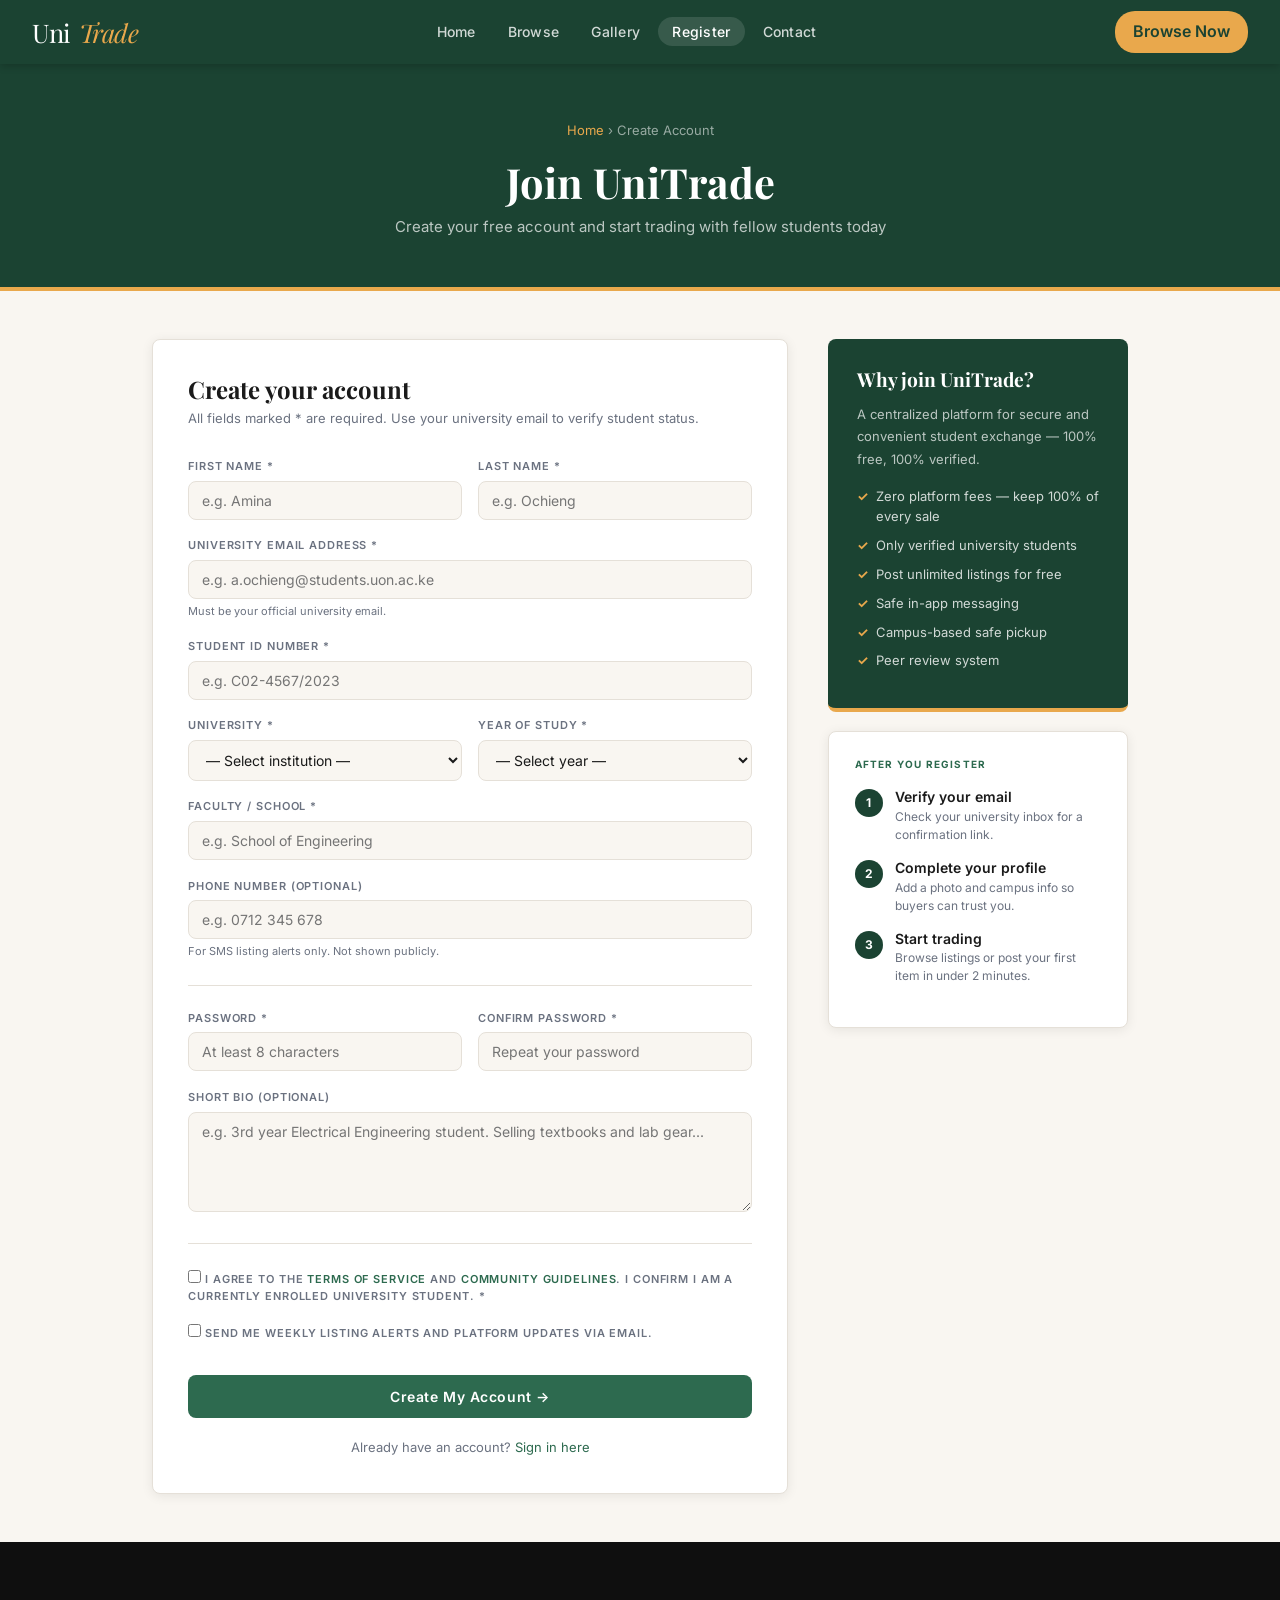
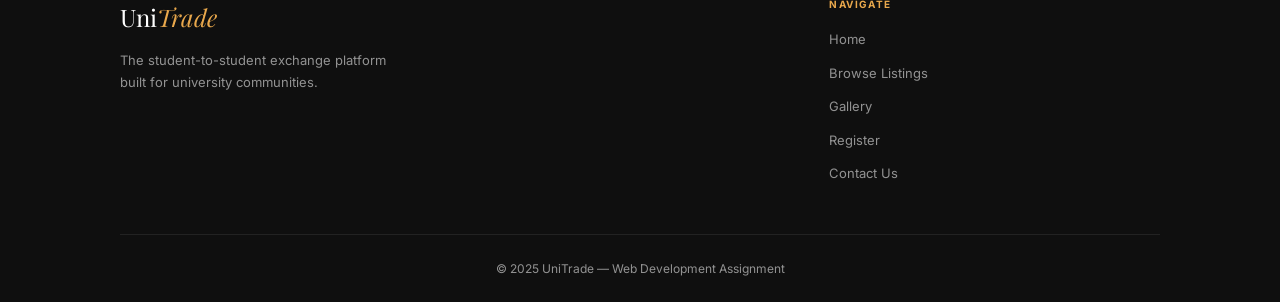
<file: register.html>
<!doctype html>
<html lang="en">
  <head>
    <meta charset="UTF-8" />
    <meta name="viewport" content="width=device-width, initial-scale=1.0" />
    <title>Create Account — UniTrade</title>
    <link rel="stylesheet" href="style.css" />
  </head>
  <body>
    <nav class="navbar">
      <a href="index.html" class="logo">Uni<span>Trade</span></a>
      <ul class="nav-links">
        <li><a href="index.html">Home</a></li>
        <li><a href="listings.html">Browse</a></li>
        <li><a href="gallery.html">Gallery</a></li>
        <li><a href="register.html" class="active">Register</a></li>
        <li><a href="contact.html">Contact</a></li>
      </ul>
      <a href="listings.html" class="nav-cta nav-links li a">Browse Now</a>
    </nav>

    <div class="page-banner">
      <div class="breadcrumb">
        <a href="index.html">Home</a> › Create Account
      </div>
      <h1>Join UniTrade</h1>
      <p>
        Create your free account and start trading with fellow students today
      </p>
    </div>

    <div class="container">
      <div class="form-layout">
        <div class="form-main">
          <div class="form-card">
            <h2>Create your account</h2>
            <p class="subtitle">
              All fields marked * are required. Use your university email to
              verify student status.
            </p>

            <form
              id="registerForm"
              action="register.php"
              method="POST"
              novalidate
            >
              <div class="form-row">
                <div class="form-group">
                  <label for="fname">First Name *</label>
                  <input
                    type="text"
                    id="fname"
                    name="fname"
                    placeholder="e.g. Amina"
                  />
                  <div class="error-msg" id="fname-error">
                    Please enter your first name.
                  </div>
                </div>
                <div class="form-group">
                  <label for="lname">Last Name *</label>
                  <input
                    type="text"
                    id="lname"
                    name="lname"
                    placeholder="e.g. Ochieng"
                  />
                  <div class="error-msg" id="lname-error">
                    Please enter your last name.
                  </div>
                </div>
              </div>

              <div class="form-group">
                <label for="email">University Email Address *</label>
                <input
                  type="email"
                  id="email"
                  name="email"
                  placeholder="e.g. a.ochieng@students.uon.ac.ke"
                />
                <div class="error-msg" id="email-error">
                  Please enter a valid university email address.
                </div>
                <div class="form-note">
                  Must be your official university email.
                </div>
              </div>

              <div class="form-group">
                <label for="student_id">Student ID Number *</label>
                <input
                  type="text"
                  id="student_id"
                  name="student_id"
                  placeholder="e.g. C02-4567/2023"
                />
                <div class="error-msg" id="student_id-error">
                  Please enter your student ID number.
                </div>
              </div>

              <div class="form-row">
                <div class="form-group">
                  <label for="university">University *</label>
                  <select id="university" name="university">
                    <option value="">— Select institution —</option>
                    <option>University of Nairobi</option>
                    <option>Kenyatta University</option>
                    <option>Strathmore University</option>
                    <option>USIU-Africa</option>
                    <option>Daystar University</option>
                    <option>Mount Kenya University</option>
                    <option>Other</option>
                  </select>
                  <div class="error-msg" id="university-error">
                    Please select your university.
                  </div>
                </div>
                <div class="form-group">
                  <label for="year">Year of Study *</label>
                  <select id="year" name="year">
                    <option value="">— Select year —</option>
                    <option>Year 1</option>
                    <option>Year 2</option>
                    <option>Year 3</option>
                    <option>Year 4</option>
                    <option>Postgraduate</option>
                  </select>
                  <div class="error-msg" id="year-error">
                    Please select your year of study.
                  </div>
                </div>
              </div>

              <div class="form-group">
                <label for="faculty">Faculty / School *</label>
                <input
                  type="text"
                  id="faculty"
                  name="faculty"
                  placeholder="e.g. School of Engineering"
                />
                <div class="error-msg" id="faculty-error">
                  Please enter your faculty or school.
                </div>
              </div>

              <div class="form-group">
                <label for="phone">Phone Number (optional)</label>
                <input
                  type="tel"
                  id="phone"
                  name="phone"
                  placeholder="e.g. 0712 345 678"
                />
                <div class="form-note">
                  For SMS listing alerts only. Not shown publicly.
                </div>
              </div>

              <hr class="form-divider" />

              <div class="form-row">
                <div class="form-group">
                  <label for="password">Password *</label>
                  <input
                    type="password"
                    id="password"
                    name="password"
                    placeholder="At least 8 characters"
                  />
                  <div class="error-msg" id="password-error">
                    Password must be at least 8 characters.
                  </div>
                </div>
                <div class="form-group">
                  <label for="confirm_password">Confirm Password *</label>
                  <input
                    type="password"
                    id="confirm_password"
                    name="confirm_password"
                    placeholder="Repeat your password"
                  />
                  <div class="error-msg" id="confirm_password-error">
                    Passwords do not match.
                  </div>
                </div>
              </div>

              <div class="form-group">
                <label for="bio">Short Bio (optional)</label>
                <textarea
                  id="bio"
                  name="bio"
                  placeholder="e.g. 3rd year Electrical Engineering student. Selling textbooks and lab gear..."
                ></textarea>
              </div>

              <hr class="form-divider" />

              <div class="form-group">
                <label class="checkbox-label">
                  <input type="checkbox" id="terms" name="terms" />
                  I agree to the <a href="#">Terms of Service</a> and
                  <a href="#">Community Guidelines</a>. I confirm I am a
                  currently enrolled university student. *
                </label>
                <div class="error-msg" id="terms-error">
                  You must agree to the terms to continue.
                </div>
              </div>

              <div class="form-group">
                <label class="checkbox-label">
                  <input type="checkbox" id="newsletter" name="newsletter" />
                  Send me weekly listing alerts and platform updates via email.
                </label>
              </div>

              <button type="submit" class="submit-btn">
                Create My Account →
              </button>
            </form>

            <p class="login-link">
              Already have an account? <a href="#">Sign in here</a>
            </p>
          </div>
        </div>

        <div class="form-side">
          <div class="info-card">
            <h3>Why join UniTrade?</h3>
            <p>
              A centralized platform for secure and convenient student exchange
              — 100% free, 100% verified.
            </p>
            <ul class="perks-list">
              <li>
                <span class="perk-check">✓</span> Zero platform fees — keep 100%
                of every sale
              </li>
              <li>
                <span class="perk-check">✓</span> Only verified university
                students
              </li>
              <li>
                <span class="perk-check">✓</span> Post unlimited listings for
                free
              </li>
              <li><span class="perk-check">✓</span> Safe in-app messaging</li>
              <li>
                <span class="perk-check">✓</span> Campus-based safe pickup
              </li>
              <li><span class="perk-check">✓</span> Peer review system</li>
            </ul>
          </div>
          <div class="steps-card">
            <h3>After you register</h3>
            <div class="step-item">
              <div class="step-num">1</div>
              <div class="step-text">
                <h4>Verify your email</h4>
                <p>Check your university inbox for a confirmation link.</p>
              </div>
            </div>
            <div class="step-item">
              <div class="step-num">2</div>
              <div class="step-text">
                <h4>Complete your profile</h4>
                <p>Add a photo and campus info so buyers can trust you.</p>
              </div>
            </div>
            <div class="step-item">
              <div class="step-num">3</div>
              <div class="step-text">
                <h4>Start trading</h4>
                <p>
                  Browse listings or post your first item in under 2 minutes.
                </p>
              </div>
            </div>
          </div>
        </div>
      </div>
    </div>

    <footer class="footer">
      <div class="footer-inner">
        <div class="footer-brand">
          <span class="footer-logo">Uni<span>Trade</span></span>
          <p>
            The student-to-student exchange platform built for university
            communities.
          </p>
        </div>
        <div class="footer-col">
          <h4>Navigate</h4>
          <ul>
            <li><a href="index.html">Home</a></li>
            <li><a href="listings.html">Browse Listings</a></li>
            <li><a href="gallery.html">Gallery</a></li>
            <li><a href="register.html">Register</a></li>
            <li><a href="contact.html">Contact Us</a></li>
          </ul>
        </div>
      </div>
      <div class="footer-bottom">
        &copy; 2025 UniTrade &mdash; Web Development Assignment
      </div>
    </footer>

    <script src="script.js"></script>
  </body>
</html>
</file>
<file: style.css>
/* ============================================
   UNITRADE — External Stylesheet
   CSS Assignment: Web Development Lab
   Google Font: Inter + Playfair Display
============================================ */

@import url('https://fonts.googleapis.com/css2?family=Inter:wght@300;400;500;600&family=Playfair+Display:ital,wght@0,700;1,400&display=swap');

/* ============================================
   CSS VARIABLES — Design Tokens
============================================ */
:root {
  --green:        #2D6A4F;
  --green-dark:   #1B4332;
  --green-light:  #D8F3DC;
  --amber:        #E9A84C;
  --amber-light:  #FDF3E0;
  --bg:           #F9F6F1;
  --white:        #FFFFFF;
  --text:         #1A1A1A;
  --text-muted:   #6B7280;
  --border:       #E5E0D8;
  --font-display: 'Playfair Display', Georgia, serif;
  --font-body:    'Inter', Arial, sans-serif;
  --radius:       8px;
  --shadow:       0 2px 12px rgba(0,0,0,0.08);
  --shadow-hover: 0 6px 24px rgba(0,0,0,0.13);
  --transition:   all 0.25s ease;
}

/* ============================================
   RESET & BASE
============================================ */
*, *::before, *::after {
  margin: 0;
  padding: 0;
  box-sizing: border-box;
}

html { scroll-behavior: smooth; }

body {
  font-family: var(--font-body);
  background: var(--bg);
  color: var(--text);
  line-height: 1.6;
  font-size: 16px;
}

img { max-width: 100%; display: block; }

a {
  color: var(--green);
  text-decoration: none;
  transition: var(--transition);
}

a:hover { color: var(--green-dark); text-decoration: underline; }

h1, h2, h3, h4 {
  font-family: var(--font-display);
  line-height: 1.2;
}

/* ============================================
   NAVBAR — Flexbox
============================================ */
.navbar {
  background: var(--green-dark);
  padding: 0 2rem;
  display: flex;
  align-items: center;
  justify-content: space-between;
  height: 64px;
  position: sticky;
  top: 0;
  z-index: 1000;
  box-shadow: 0 2px 8px rgba(0,0,0,0.2);
}

.navbar .logo {
  font-family: var(--font-display);
  font-size: 1.6rem;
  color: #fff;
  text-decoration: none;
  display: flex;
  align-items: center;
  gap: 8px;
  letter-spacing: -0.5px;
}

.navbar .logo span {
  color: var(--amber);
  font-style: italic;
}

.nav-links {
  display: flex;
  align-items: center;
  list-style: none;
  gap: 0.25rem;
}

.nav-links li a {
  color: rgba(255,255,255,0.80);
  text-decoration: none;
  font-size: 14px;
  font-weight: 500;
  padding: 6px 14px;
  border-radius: 20px;
  transition: var(--transition);
  letter-spacing: 0.02em;
}

.nav-links li a:hover,
.nav-links li a.active {
  color: #fff;
  background: rgba(255,255,255,0.12);
  text-decoration: none;
}

.nav-cta {
  background: var(--amber) !important;
  color: var(--green-dark) !important;
  font-weight: 600 !important;
  padding: 8px 18px !important;
  border-radius: 20px !important;
}

.nav-cta:hover {
  background: #f5bc60 !important;
  color: var(--green-dark) !important;
}

/* ============================================
   BUTTONS
============================================ */
.btn {
  display: inline-block;
  padding: 11px 26px;
  border-radius: var(--radius);
  font-family: var(--font-body);
  font-size: 14px;
  font-weight: 600;
  cursor: pointer;
  border: none;
  transition: var(--transition);
  text-decoration: none;
  letter-spacing: 0.02em;
}

.btn-primary {
  background: var(--green);
  color: #fff;
}
.btn-primary:hover {
  background: var(--green-dark);
  color: #fff;
  text-decoration: none;
  transform: translateY(-1px);
  box-shadow: var(--shadow-hover);
}

.btn-outline {
  background: transparent;
  color: var(--green);
  border: 2px solid var(--green);
}
.btn-outline:hover {
  background: var(--green);
  color: #fff;
  text-decoration: none;
  transform: translateY(-1px);
}

.btn-amber {
  background: var(--amber);
  color: var(--green-dark);
}
.btn-amber:hover {
  background: #f5bc60;
  color: var(--green-dark);
  text-decoration: none;
  transform: translateY(-1px);
  box-shadow: var(--shadow-hover);
}

/* ============================================
   PAGE HEADER BANNER
============================================ */
.page-banner {
  background: var(--green-dark);
  color: #fff;
  padding: 3.5rem 2rem 3rem;
  text-align: center;
  border-bottom: 4px solid var(--amber);
}

.page-banner .breadcrumb {
  font-size: 13px;
  color: rgba(255,255,255,0.55);
  margin-bottom: 1rem;
}

.page-banner .breadcrumb a {
  color: var(--amber);
  text-decoration: none;
}

.page-banner h1 {
  font-size: 2.6rem;
  color: #fff;
  margin-bottom: 0.5rem;
}

.page-banner p {
  color: rgba(255,255,255,0.7);
  font-size: 15px;
  max-width: 500px;
  margin: 0 auto;
}

/* ============================================
   LAYOUT CONTAINERS
============================================ */
.container {
  max-width: 1040px;
  margin: 0 auto;
  padding: 0 2rem;
}

.section {
  padding: 4rem 0;
}

.section-label {
  font-family: var(--font-body);
  font-size: 11px;
  font-weight: 600;
  letter-spacing: 0.15em;
  text-transform: uppercase;
  color: var(--green);
  margin-bottom: 0.4rem;
}

.section-title {
  font-size: 2rem;
  margin-bottom: 0.8rem;
  color: var(--text);
}

.section-desc {
  font-size: 15px;
  color: var(--text-muted);
  max-width: 520px;
  line-height: 1.7;
  margin-bottom: 2.5rem;
}

.section-header {
  display: flex;
  justify-content: space-between;
  align-items: flex-end;
  margin-bottom: 2rem;
  flex-wrap: wrap;
  gap: 1rem;
}

/* ============================================
   HERO (Homepage)
============================================ */
.hero {
  background: var(--green-dark);
  color: #fff;
  padding: 5rem 2rem 4.5rem;
  border-bottom: 4px solid var(--amber);
}

.hero-inner {
  max-width: 1040px;
  margin: 0 auto;
  display: flex;
  align-items: center;
  gap: 4rem;
}

.hero-text { flex: 1; }

.hero-badge {
  display: inline-flex;
  align-items: center;
  gap: 6px;
  background: rgba(233,168,76,0.18);
  border: 1px solid rgba(233,168,76,0.4);
  color: var(--amber);
  font-size: 12px;
  font-weight: 600;
  padding: 5px 14px;
  border-radius: 20px;
  margin-bottom: 1.5rem;
  letter-spacing: 0.06em;
  text-transform: uppercase;
}

.hero h1 {
  font-size: 3.4rem;
  color: #fff;
  margin-bottom: 1.2rem;
  letter-spacing: -1px;
  line-height: 1.1;
}

.hero h1 em {
  color: var(--amber);
  font-style: italic;
}

.hero p {
  font-size: 16px;
  color: rgba(255,255,255,0.72);
  max-width: 460px;
  line-height: 1.75;
  margin-bottom: 2.2rem;
}

.hero-buttons {
  display: flex;
  gap: 1rem;
  flex-wrap: wrap;
}

/* Hero visual / card stack */
.hero-visual { flex: 0 0 340px; }

.listing-stack {
  display: flex;
  flex-direction: column;
  gap: 12px;
}

.mini-card {
  background: rgba(255,255,255,0.07);
  border: 1px solid rgba(255,255,255,0.13);
  border-radius: var(--radius);
  padding: 14px 16px;
  display: flex;
  align-items: center;
  gap: 12px;
  transition: var(--transition);
}

.mini-card:hover {
  background: rgba(255,255,255,0.12);
  transform: translateX(4px);
}

.mini-card-icon {
  font-size: 1.6rem;
  width: 44px;
  height: 44px;
  background: rgba(255,255,255,0.1);
  border-radius: 8px;
  display: flex;
  align-items: center;
  justify-content: center;
  flex-shrink: 0;
}

.mini-card-info { flex: 1; }

.mini-card-title {
  font-size: 13px;
  font-weight: 600;
  color: #fff;
  margin-bottom: 2px;
}

.mini-card-sub {
  font-size: 11px;
  color: rgba(255,255,255,0.55);
}

.mini-card-price {
  font-family: var(--font-display);
  font-size: 1rem;
  color: var(--amber);
  white-space: nowrap;
}

/* ============================================
   STATS BAR
============================================ */
.stats-bar {
  background: var(--amber);
  padding: 1rem 2rem;
}

.stats-inner {
  max-width: 1040px;
  margin: 0 auto;
  display: flex;
  justify-content: space-around;
  align-items: center;
  flex-wrap: wrap;
  gap: 1rem;
}

.stat-item { text-align: center; }

.stat-num {
  font-family: var(--font-display);
  font-size: 1.8rem;
  font-weight: 700;
  color: var(--green-dark);
  display: block;
  line-height: 1;
}

.stat-label {
  font-size: 11px;
  font-weight: 600;
  color: rgba(27,67,50,0.7);
  text-transform: uppercase;
  letter-spacing: 0.08em;
  margin-top: 3px;
}

/* ============================================
   CARDS — General
============================================ */
.card {
  background: var(--white);
  border: 1px solid var(--border);
  border-radius: var(--radius);
  padding: 1.5rem;
  transition: var(--transition);
  box-shadow: var(--shadow);
}

.card:hover {
  transform: translateY(-3px);
  box-shadow: var(--shadow-hover);
  border-color: var(--green);
}

/* ============================================
   HOW IT WORKS
============================================ */
.how-grid {
  display: flex;
  gap: 1.5rem;
  flex-wrap: wrap;
}

.how-card {
  flex: 1;
  min-width: 220px;
  background: var(--white);
  border: 1px solid var(--border);
  border-radius: var(--radius);
  padding: 2rem 1.5rem;
  position: relative;
  transition: var(--transition);
  box-shadow: var(--shadow);
}

.how-card:hover {
  border-color: var(--green);
  transform: translateY(-3px);
  box-shadow: var(--shadow-hover);
}

.how-num {
  position: absolute;
  top: 1rem;
  right: 1.2rem;
  font-family: var(--font-display);
  font-size: 3rem;
  color: var(--green-light);
  line-height: 1;
  font-weight: 700;
}

.how-icon {
  font-size: 2rem;
  margin-bottom: 1rem;
  display: block;
}

.how-card h3 {
  font-size: 1.1rem;
  margin-bottom: 0.5rem;
  font-family: var(--font-body);
  font-weight: 600;
}

.how-card p {
  font-size: 14px;
  color: var(--text-muted);
  line-height: 1.6;
}

/* ============================================
   CATEGORY GRID
============================================ */
.categories-section {
  background: var(--white);
  border-top: 1px solid var(--border);
  border-bottom: 1px solid var(--border);
}

.cat-grid {
  display: flex;
  flex-wrap: wrap;
  gap: 1rem;
}

.cat-card {
  flex: 1;
  min-width: 140px;
  background: var(--bg);
  border: 1px solid var(--border);
  border-radius: var(--radius);
  padding: 1.4rem 1rem;
  text-align: center;
  text-decoration: none;
  color: var(--text);
  display: block;
  transition: var(--transition);
}

.cat-card:hover {
  background: var(--green-light);
  border-color: var(--green);
  color: var(--green-dark);
  text-decoration: none;
  transform: translateY(-2px);
}

.cat-icon {
  font-size: 1.8rem;
  display: block;
  margin-bottom: 0.5rem;
}

.cat-name {
  font-size: 13px;
  font-weight: 600;
  display: block;
  margin-bottom: 2px;
}

.cat-count {
  font-size: 11px;
  color: var(--text-muted);
}

/* ============================================
   LISTING CARDS
============================================ */
.listings-grid {
  display: flex;
  flex-wrap: wrap;
  gap: 1.2rem;
}

.listing-card {
  flex: 1;
  min-width: 220px;
  max-width: 320px;
  background: var(--white);
  border: 1px solid var(--border);
  border-radius: var(--radius);
  overflow: hidden;
  transition: var(--transition);
  box-shadow: var(--shadow);
}

.listing-card:hover {
  transform: translateY(-4px);
  box-shadow: var(--shadow-hover);
  border-color: var(--green);
}

.listing-img {
  background: var(--green-light);
  height: 130px;
  display: flex;
  align-items: center;
  justify-content: center;
  font-size: 2.8rem;
  border-bottom: 1px solid var(--border);
}

.listing-body { padding: 1.1rem; }

.listing-tag {
  font-size: 10px;
  font-weight: 700;
  letter-spacing: 0.1em;
  text-transform: uppercase;
  color: var(--green);
  display: block;
  margin-bottom: 5px;
}

.listing-title {
  font-size: 14px;
  font-weight: 600;
  margin-bottom: 5px;
  color: var(--text);
  font-family: var(--font-body);
}

.listing-meta {
  font-size: 12px;
  color: var(--text-muted);
  margin-bottom: 10px;
}

.listing-footer {
  display: flex;
  justify-content: space-between;
  align-items: center;
  gap: 8px;
}

.listing-price {
  font-family: var(--font-display);
  font-size: 1.15rem;
  color: var(--green-dark);
  font-weight: 700;
}

.listing-price small {
  font-family: var(--font-body);
  font-size: 11px;
  color: var(--text-muted);
  text-decoration: line-through;
  font-weight: 400;
  margin-left: 4px;
}

.badge {
  display: inline-block;
  font-size: 10px;
  font-weight: 700;
  padding: 2px 8px;
  border-radius: 10px;
  margin-left: 6px;
}

.badge-new { background: var(--green-light); color: var(--green-dark); }
.badge-hot { background: #FDEBD0; color: #7E5109; }

/* ============================================
   TRUST SECTION
============================================ */
.trust-section {
  background: var(--green-dark);
  color: #fff;
}

.trust-grid {
  display: flex;
  flex-wrap: wrap;
  gap: 1.2rem;
}

.trust-card {
  flex: 1;
  min-width: 200px;
  border: 1px solid rgba(255,255,255,0.12);
  border-radius: var(--radius);
  padding: 1.5rem;
  transition: var(--transition);
}

.trust-card:hover {
  background: rgba(255,255,255,0.06);
  border-color: var(--amber);
}

.trust-icon {
  font-size: 1.8rem;
  display: block;
  margin-bottom: 0.8rem;
}

.trust-card h3 {
  font-size: 14px;
  font-weight: 600;
  color: #fff;
  margin-bottom: 6px;
  font-family: var(--font-body);
}

.trust-card p {
  font-size: 13px;
  color: rgba(255,255,255,0.6);
  line-height: 1.6;
}

/* ============================================
   QUOTE / MISSION BANNER
============================================ */
.mission-banner {
  background: var(--amber-light);
  border-top: 3px solid var(--amber);
  border-bottom: 3px solid var(--amber);
  padding: 3rem 2rem;
  text-align: center;
}

.mission-banner blockquote {
  font-family: var(--font-display);
  font-size: 1.5rem;
  font-style: italic;
  color: var(--green-dark);
  max-width: 680px;
  margin: 0 auto 0.8rem;
  line-height: 1.4;
}

.mission-banner cite {
  font-size: 12px;
  font-weight: 600;
  letter-spacing: 0.12em;
  text-transform: uppercase;
  color: var(--green);
}

/* ============================================
   LISTINGS PAGE — Sidebar Layout
============================================ */
.listings-layout {
  display: flex;
  gap: 2rem;
  align-items: flex-start;
  padding: 3rem 0;
}

.sidebar {
  flex: 0 0 220px;
  background: var(--white);
  border: 1px solid var(--border);
  border-radius: var(--radius);
  overflow: hidden;
  box-shadow: var(--shadow);
}

.sidebar-section {
  padding: 1.2rem;
  border-bottom: 1px solid var(--border);
}

.sidebar-section:last-child { border-bottom: none; }

.sidebar-section h3 {
  font-size: 10px;
  font-weight: 700;
  letter-spacing: 0.15em;
  text-transform: uppercase;
  color: var(--green);
  margin-bottom: 0.8rem;
  font-family: var(--font-body);
}

.sidebar-section label {
  display: flex;
  align-items: center;
  gap: 8px;
  font-size: 13px;
  margin-bottom: 0.5rem;
  cursor: pointer;
  color: var(--text);
}

.sidebar-section input[type="checkbox"] {
  accent-color: var(--green);
  width: 14px;
  height: 14px;
}

.sidebar-section select {
  width: 100%;
  padding: 7px 10px;
  border: 1px solid var(--border);
  border-radius: var(--radius);
  font-family: var(--font-body);
  font-size: 13px;
  background: var(--bg);
  color: var(--text);
  outline: none;
}

.sidebar-section select:focus {
  border-color: var(--green);
}

.sidebar-btn {
  width: 100%;
  background: var(--green);
  color: #fff;
  border: none;
  padding: 10px;
  font-family: var(--font-body);
  font-size: 13px;
  font-weight: 600;
  cursor: pointer;
  border-radius: var(--radius);
  transition: var(--transition);
  letter-spacing: 0.04em;
}

.sidebar-btn:hover { background: var(--green-dark); }

.listings-main { flex: 1; min-width: 0; }

/* Search bar */
.search-bar {
  display: flex;
  margin-bottom: 1.5rem;
  border-radius: var(--radius);
  overflow: hidden;
  box-shadow: var(--shadow);
  border: 1px solid var(--border);
}

.search-bar input {
  flex: 1;
  padding: 11px 16px;
  border: none;
  font-family: var(--font-body);
  font-size: 14px;
  background: var(--white);
  color: var(--text);
  outline: none;
}

.search-bar button {
  background: var(--green);
  color: #fff;
  border: none;
  padding: 11px 22px;
  font-family: var(--font-body);
  font-weight: 600;
  font-size: 13px;
  cursor: pointer;
  transition: var(--transition);
  letter-spacing: 0.04em;
}

.search-bar button:hover { background: var(--green-dark); }

/* Toolbar */
.listings-toolbar {
  display: flex;
  justify-content: space-between;
  align-items: center;
  margin-bottom: 1.2rem;
  flex-wrap: wrap;
  gap: 0.5rem;
}

.toolbar-info {
  font-size: 13px;
  color: var(--text-muted);
}

.toolbar-info strong { color: var(--text); }

.toolbar-sort {
  display: flex;
  align-items: center;
  gap: 8px;
  font-size: 13px;
  color: var(--text-muted);
}

.toolbar-sort select {
  padding: 5px 10px;
  border: 1px solid var(--border);
  border-radius: var(--radius);
  font-family: var(--font-body);
  font-size: 13px;
  background: var(--white);
  outline: none;
}

/* Pagination */
.pagination {
  display: flex;
  justify-content: center;
  gap: 6px;
  margin-top: 2rem;
  flex-wrap: wrap;
}

.pagination a {
  display: inline-flex;
  align-items: center;
  justify-content: center;
  width: 36px;
  height: 36px;
  border: 1px solid var(--border);
  border-radius: var(--radius);
  font-size: 13px;
  font-weight: 500;
  color: var(--text-muted);
  text-decoration: none;
  transition: var(--transition);
}

.pagination a:hover,
.pagination a.active {
  background: var(--green);
  color: #fff;
  border-color: var(--green);
  text-decoration: none;
}

/* ============================================
   FORMS (Register & Contact)
============================================ */
.form-layout {
  display: flex;
  gap: 2.5rem;
  align-items: flex-start;
  padding: 3rem 0;
}

.form-main { flex: 1; }
.form-side { flex: 0 0 300px; }

.form-card {
  background: var(--white);
  border: 1px solid var(--border);
  border-radius: var(--radius);
  padding: 2.2rem;
  box-shadow: var(--shadow);
}

.form-card h2 {
  font-size: 1.5rem;
  margin-bottom: 0.3rem;
}

.form-card .subtitle {
  font-size: 13px;
  color: var(--text-muted);
  margin-bottom: 1.8rem;
  line-height: 1.6;
}

.form-group { margin-bottom: 1.1rem; }

.form-row {
  display: flex;
  gap: 1rem;
}

.form-row .form-group { flex: 1; }

.form-group label {
  display: block;
  font-size: 11px;
  font-weight: 600;
  letter-spacing: 0.08em;
  text-transform: uppercase;
  color: var(--text-muted);
  margin-bottom: 5px;
}

.form-group input,
.form-group select,
.form-group textarea {
  width: 100%;
  padding: 10px 13px;
  border: 1px solid var(--border);
  border-radius: var(--radius);
  font-family: var(--font-body);
  font-size: 14px;
  background: var(--bg);
  color: var(--text);
  outline: none;
  transition: var(--transition);
}

.form-group input:focus,
.form-group select:focus,
.form-group textarea:focus {
  border-color: var(--green);
  background: var(--white);
  box-shadow: 0 0 0 3px rgba(45,106,79,0.1);
}

.form-group input.error,
.form-group select.error,
.form-group textarea.error {
  border-color: #DC2626;
  box-shadow: 0 0 0 3px rgba(220,38,38,0.1);
}

.error-msg {
  color: #DC2626;
  font-size: 12px;
  margin-top: 4px;
  display: none;
}

.error-msg.visible { display: block; }

.form-group textarea { resize: vertical; min-height: 100px; }

.form-note {
  font-size: 11px;
  color: var(--text-muted);
  margin-top: 4px;
}

.form-divider {
  border: none;
  border-top: 1px solid var(--border);
  margin: 1.5rem 0;
}

.form-group fieldset {
  border: 1px solid var(--border);
  border-radius: var(--radius);
  padding: 1rem 1.2rem;
}

.form-group fieldset legend {
  font-size: 11px;
  font-weight: 600;
  letter-spacing: 0.08em;
  text-transform: uppercase;
  color: var(--text-muted);
  padding: 0 6px;
}

.checkbox-label {
  display: flex;
  align-items: flex-start;
  gap: 10px;
  font-size: 13px;
  color: var(--text);
  cursor: pointer;
  line-height: 1.5;
  margin-bottom: 0.6rem;
}

.checkbox-label input {
  width: auto !important;
  margin-top: 2px;
  accent-color: var(--green);
  flex-shrink: 0;
}

.submit-btn {
  width: 100%;
  background: var(--green);
  color: #fff;
  border: none;
  padding: 13px;
  font-family: var(--font-body);
  font-size: 14px;
  font-weight: 600;
  cursor: pointer;
  border-radius: var(--radius);
  transition: var(--transition);
  margin-top: 1rem;
  letter-spacing: 0.04em;
}

.submit-btn:hover {
  background: var(--green-dark);
  transform: translateY(-1px);
  box-shadow: var(--shadow-hover);
}

.login-link {
  text-align: center;
  margin-top: 1.2rem;
  font-size: 13px;
  color: var(--text-muted);
}

/* Form side info cards */
.info-card {
  background: var(--green-dark);
  color: #fff;
  border-radius: var(--radius);
  padding: 1.8rem;
  margin-bottom: 1.2rem;
  border-bottom: 4px solid var(--amber);
}

.info-card h3 {
  font-size: 1.2rem;
  color: #fff;
  margin-bottom: 0.8rem;
}

.info-card p {
  font-size: 13px;
  color: rgba(255,255,255,0.7);
  line-height: 1.7;
}

.perks-list {
  list-style: none;
  margin-top: 1rem;
}

.perks-list li {
  font-size: 13px;
  color: rgba(255,255,255,0.8);
  margin-bottom: 0.5rem;
  display: flex;
  gap: 8px;
  align-items: flex-start;
}

.perk-check { color: var(--amber); font-weight: 700; flex-shrink: 0; }

.steps-card {
  background: var(--white);
  border: 1px solid var(--border);
  border-radius: var(--radius);
  padding: 1.6rem;
  box-shadow: var(--shadow);
}

.steps-card h3 {
  font-size: 10px;
  font-weight: 700;
  letter-spacing: 0.12em;
  text-transform: uppercase;
  color: var(--green);
  margin-bottom: 1.2rem;
  font-family: var(--font-body);
}

.step-item {
  display: flex;
  gap: 12px;
  margin-bottom: 1rem;
  align-items: flex-start;
}

.step-num {
  width: 28px;
  height: 28px;
  background: var(--green-dark);
  color: #fff;
  border-radius: 50%;
  display: flex;
  align-items: center;
  justify-content: center;
  font-size: 12px;
  font-weight: 700;
  flex-shrink: 0;
}

.step-text h4 {
  font-size: 14px;
  font-weight: 600;
  margin-bottom: 2px;
  font-family: var(--font-body);
}

.step-text p {
  font-size: 12px;
  color: var(--text-muted);
  line-height: 1.5;
}

/* Contact info table */
.contact-table {
  width: 100%;
  border-collapse: collapse;
  font-size: 14px;
  background: var(--white);
  border-radius: var(--radius);
  overflow: hidden;
  box-shadow: var(--shadow);
}

.contact-table th,
.contact-table td {
  padding: 12px 16px;
  text-align: left;
  border-bottom: 1px solid var(--border);
}

.contact-table th {
  background: var(--green-dark);
  color: #fff;
  font-size: 11px;
  letter-spacing: 0.08em;
  text-transform: uppercase;
  font-weight: 600;
}

.contact-table tr:last-child td { border-bottom: none; }
.contact-table tr:hover td { background: var(--green-light); }

/* FAQ */
.faq-list { margin-top: 0.5rem; }

.faq-item {
  border-bottom: 1px solid var(--border);
  padding: 1rem 0;
}

.faq-item:last-child { border-bottom: none; }

.faq-item dt {
  font-weight: 600;
  font-size: 14px;
  margin-bottom: 5px;
  color: var(--green-dark);
  font-family: var(--font-body);
  cursor: pointer;
}

.faq-item dd {
  font-size: 13px;
  color: var(--text-muted);
  line-height: 1.6;
}

/* ============================================
   GALLERY PAGE — CSS Flip Cards
============================================ */
.gallery-grid {
  display: flex;
  flex-wrap: wrap;
  gap: 1.5rem;
  padding: 3rem 0;
}

.flip-card {
  flex: 1;
  min-width: 220px;
  max-width: 280px;
  height: 260px;
  perspective: 1000px;
  cursor: pointer;
}

.flip-card-inner {
  position: relative;
  width: 100%;
  height: 100%;
  transition: transform 0.6s ease;
  transform-style: preserve-3d;
}

.flip-card:hover .flip-card-inner {
  transform: rotateY(180deg);
}

.flip-card-front,
.flip-card-back {
  position: absolute;
  width: 100%;
  height: 100%;
  backface-visibility: hidden;
  border-radius: var(--radius);
  overflow: hidden;
  box-shadow: var(--shadow);
}

.flip-card-front {
  background: var(--white);
  border: 1px solid var(--border);
  display: flex;
  flex-direction: column;
  align-items: center;
  justify-content: center;
  gap: 1rem;
}

.flip-card-front .card-emoji {
  font-size: 3.5rem;
}

.flip-card-front .card-label {
  font-family: var(--font-body);
  font-weight: 600;
  font-size: 14px;
  color: var(--text);
}

.flip-card-front .card-sublabel {
  font-size: 12px;
  color: var(--text-muted);
}

.flip-card-back {
  background: var(--green-dark);
  color: #fff;
  transform: rotateY(180deg);
  display: flex;
  flex-direction: column;
  align-items: center;
  justify-content: center;
  padding: 1.5rem;
  text-align: center;
  gap: 0.8rem;
  border: 3px solid var(--amber);
}

.flip-card-back h3 {
  font-size: 1.1rem;
  color: var(--amber);
  font-family: var(--font-display);
}

.flip-card-back p {
  font-size: 13px;
  color: rgba(255,255,255,0.8);
  line-height: 1.6;
}

.flip-card-back .card-price {
  font-family: var(--font-display);
  font-size: 1.3rem;
  color: #fff;
  font-weight: 700;
}

.flip-card-back .btn {
  font-size: 12px;
  padding: 7px 18px;
  margin-top: 4px;
}

/* ============================================
   FOOTER
============================================ */
.footer {
  background: #0F0F0F;
  color: rgba(255,255,255,0.55);
  padding: 3.5rem 2rem 1.5rem;
}

.footer-inner {
  max-width: 1040px;
  margin: 0 auto;
  display: flex;
  gap: 3rem;
  flex-wrap: wrap;
  margin-bottom: 2.5rem;
}

.footer-brand { flex: 2; min-width: 200px; }

.footer-logo {
  font-family: var(--font-display);
  font-size: 1.5rem;
  color: #fff;
  display: block;
  margin-bottom: 0.8rem;
}

.footer-logo span { color: var(--amber); font-style: italic; }

.footer-brand p {
  font-size: 13px;
  line-height: 1.7;
  max-width: 280px;
}

.footer-col { flex: 1; min-width: 130px; }

.footer-col h4 {
  font-size: 10px;
  font-weight: 700;
  letter-spacing: 0.14em;
  text-transform: uppercase;
  color: var(--amber);
  margin-bottom: 1rem;
  font-family: var(--font-body);
}

.footer-col ul { list-style: none; }

.footer-col ul li {
  margin-bottom: 0.5rem;
}

.footer-col ul li a {
  color: rgba(255,255,255,0.55);
  font-size: 13px;
  text-decoration: none;
  transition: var(--transition);
}

.footer-col ul li a:hover {
  color: #fff;
  text-decoration: none;
}

.footer-bottom {
  max-width: 1040px;
  margin: 0 auto;
  border-top: 1px solid rgba(255,255,255,0.08);
  padding-top: 1.5rem;
  text-align: center;
  font-size: 12px;
}

/* ============================================
   WELCOME MESSAGE (JS target)
============================================ */
#welcome-banner {
  background: var(--green-light);
  border: 1px solid var(--green);
  border-radius: var(--radius);
  padding: 12px 20px;
  font-size: 14px;
  font-weight: 500;
  color: var(--green-dark);
  display: none;
  margin: 1rem 2rem 0;
  max-width: 1040px;
  margin-left: auto;
  margin-right: auto;
}

/* ============================================
   RESPONSIVE
============================================ */
@media (max-width: 768px) {
  .navbar { padding: 0 1rem; }
  .nav-links { display: none; }

  .hero-inner { flex-direction: column; gap: 2rem; }
  .hero-visual { flex: none; width: 100%; }
  .hero h1 { font-size: 2.2rem; }

  .listings-layout { flex-direction: column; }
  .sidebar { flex: none; width: 100%; }

  .form-layout { flex-direction: column; }
  .form-side { flex: none; width: 100%; }
  .form-row { flex-direction: column; }

  .footer-inner { flex-direction: column; gap: 2rem; }

  .flip-card { max-width: 100%; }

  .how-grid,
  .trust-grid,
  .cat-grid,
  .listings-grid { flex-direction: column; }
}
</file>
